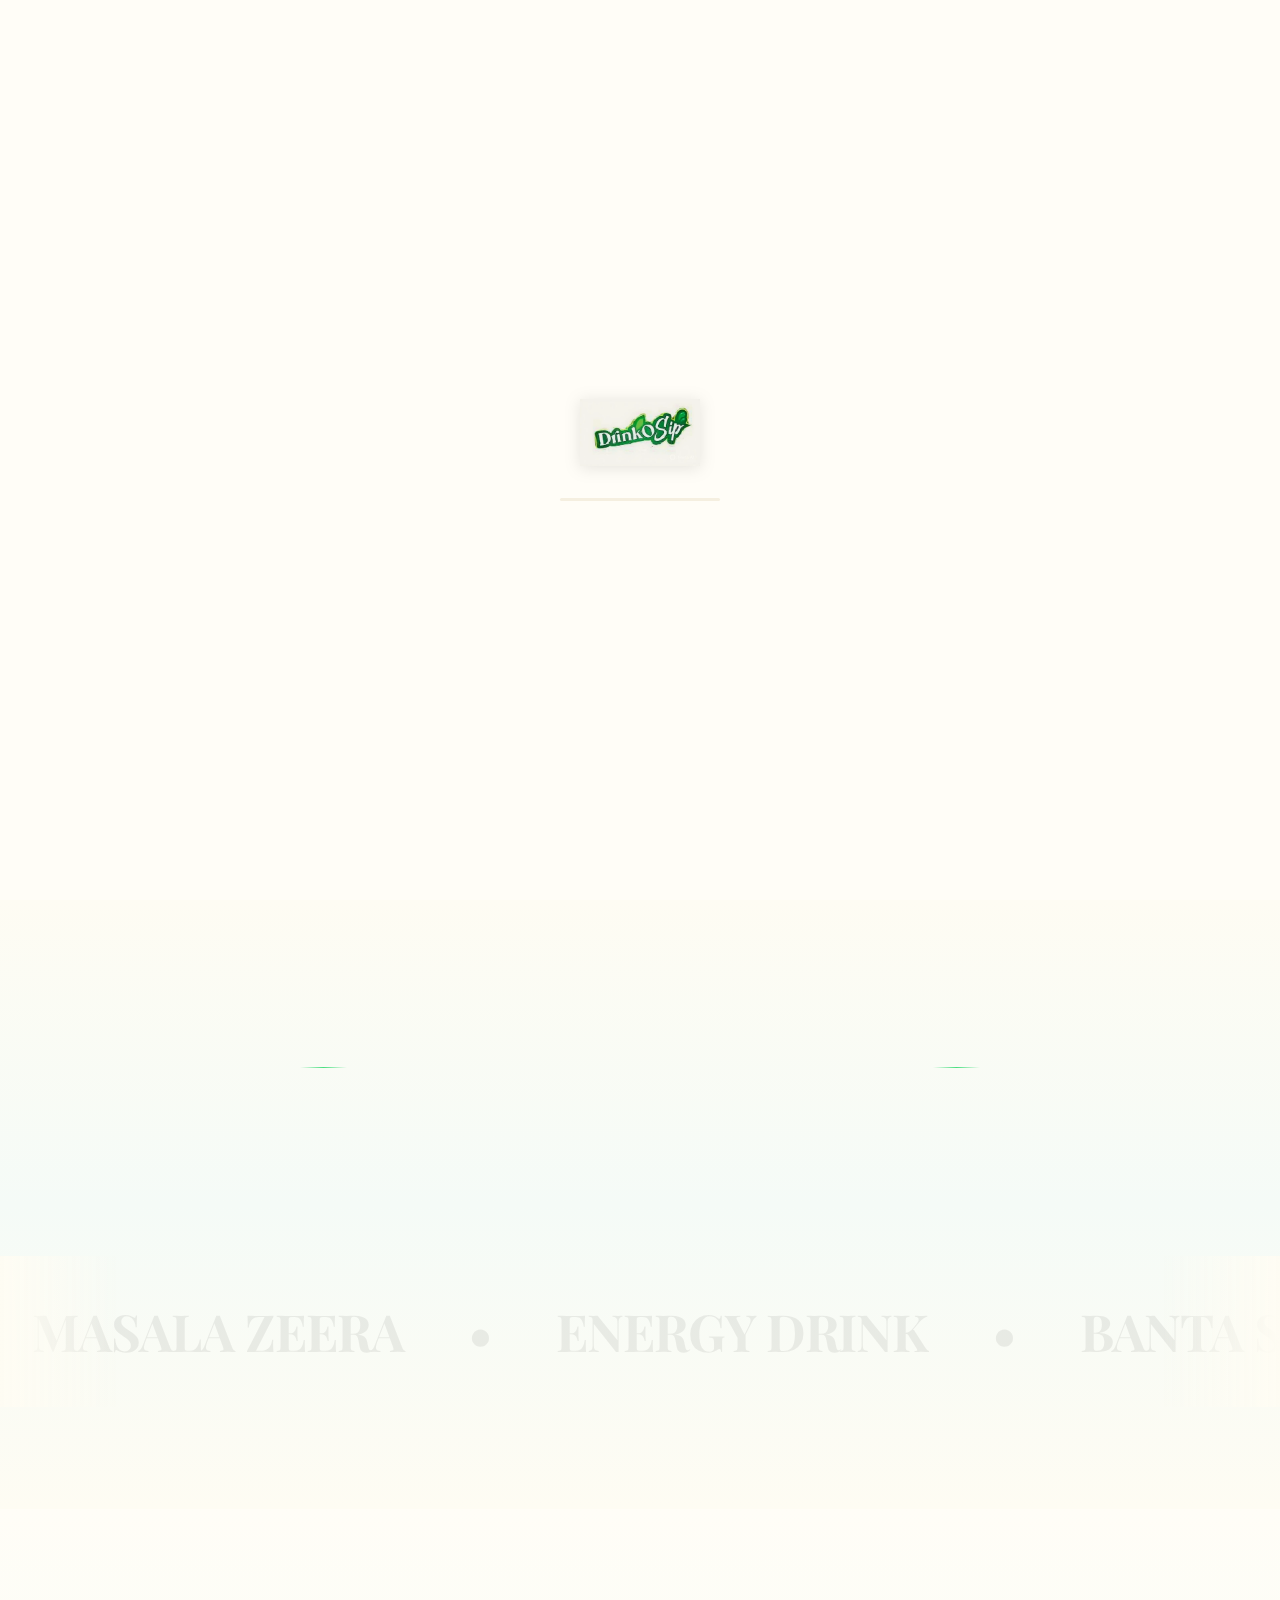
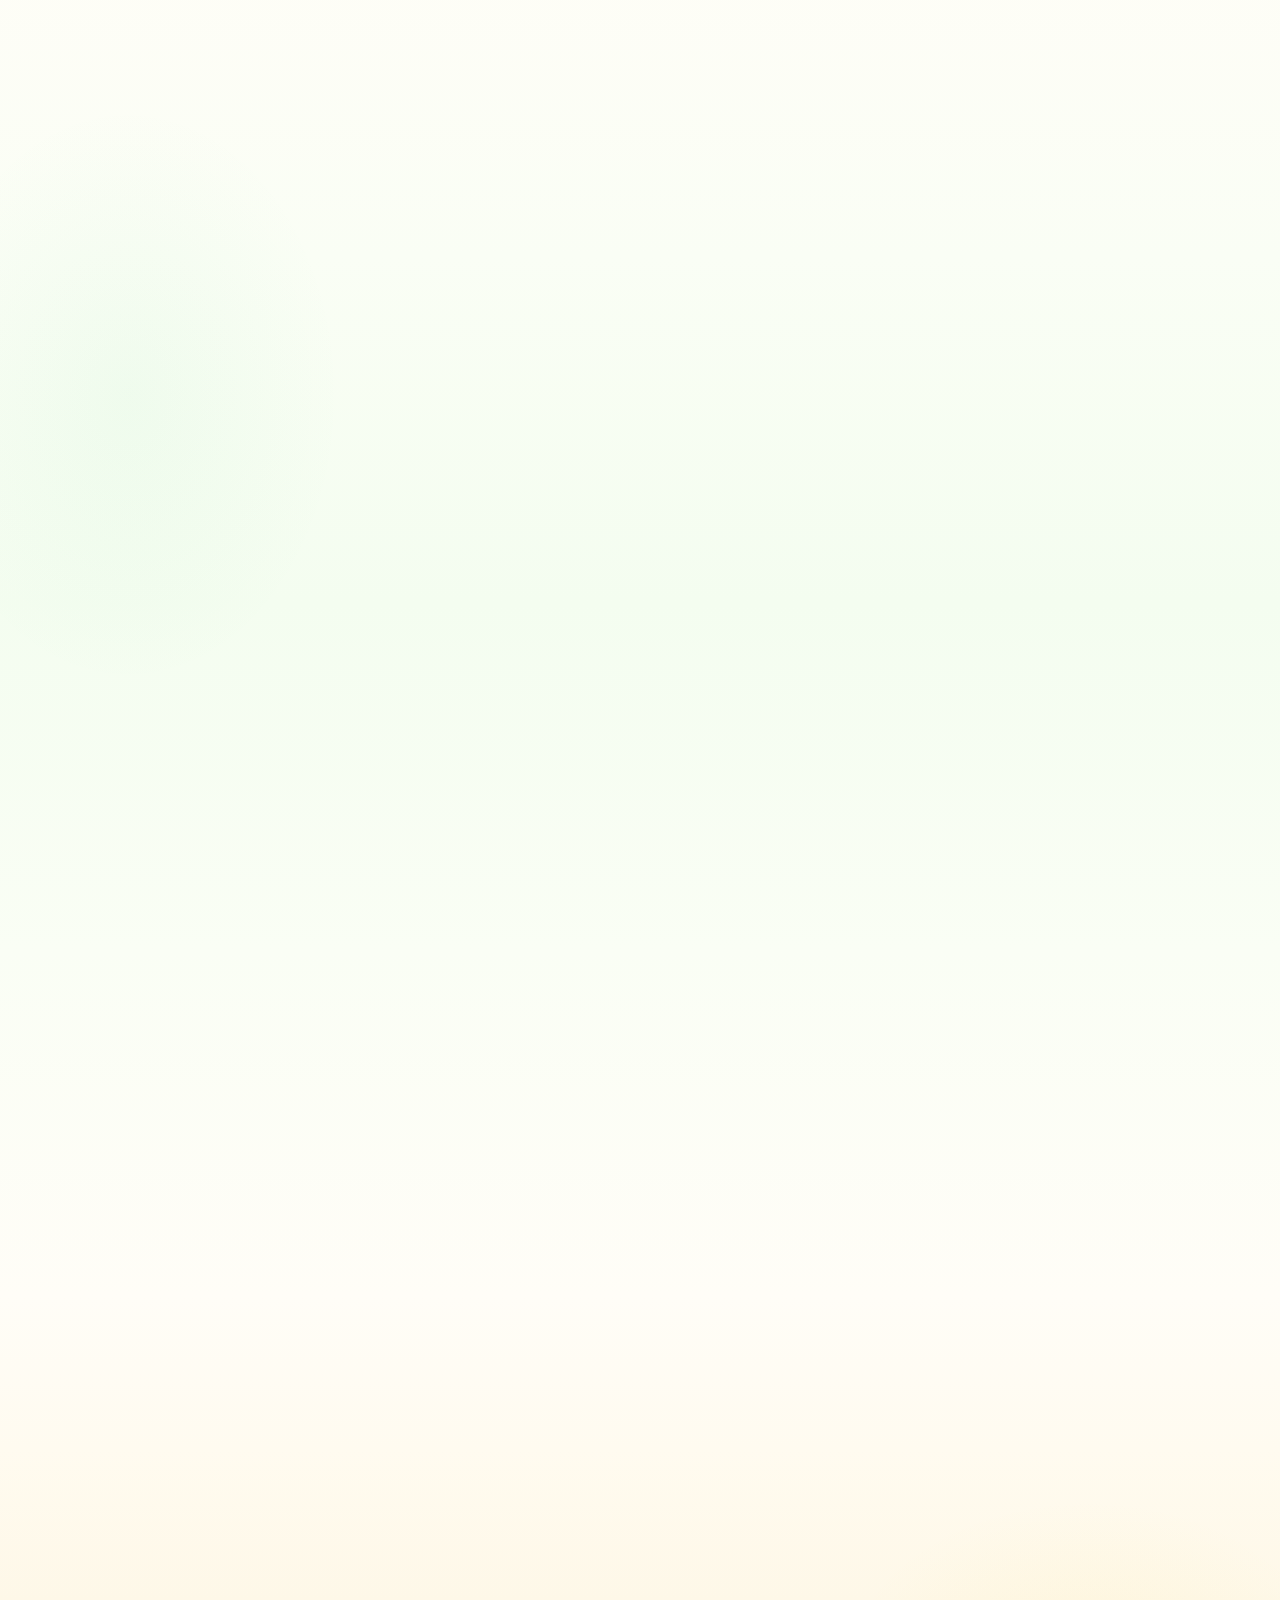
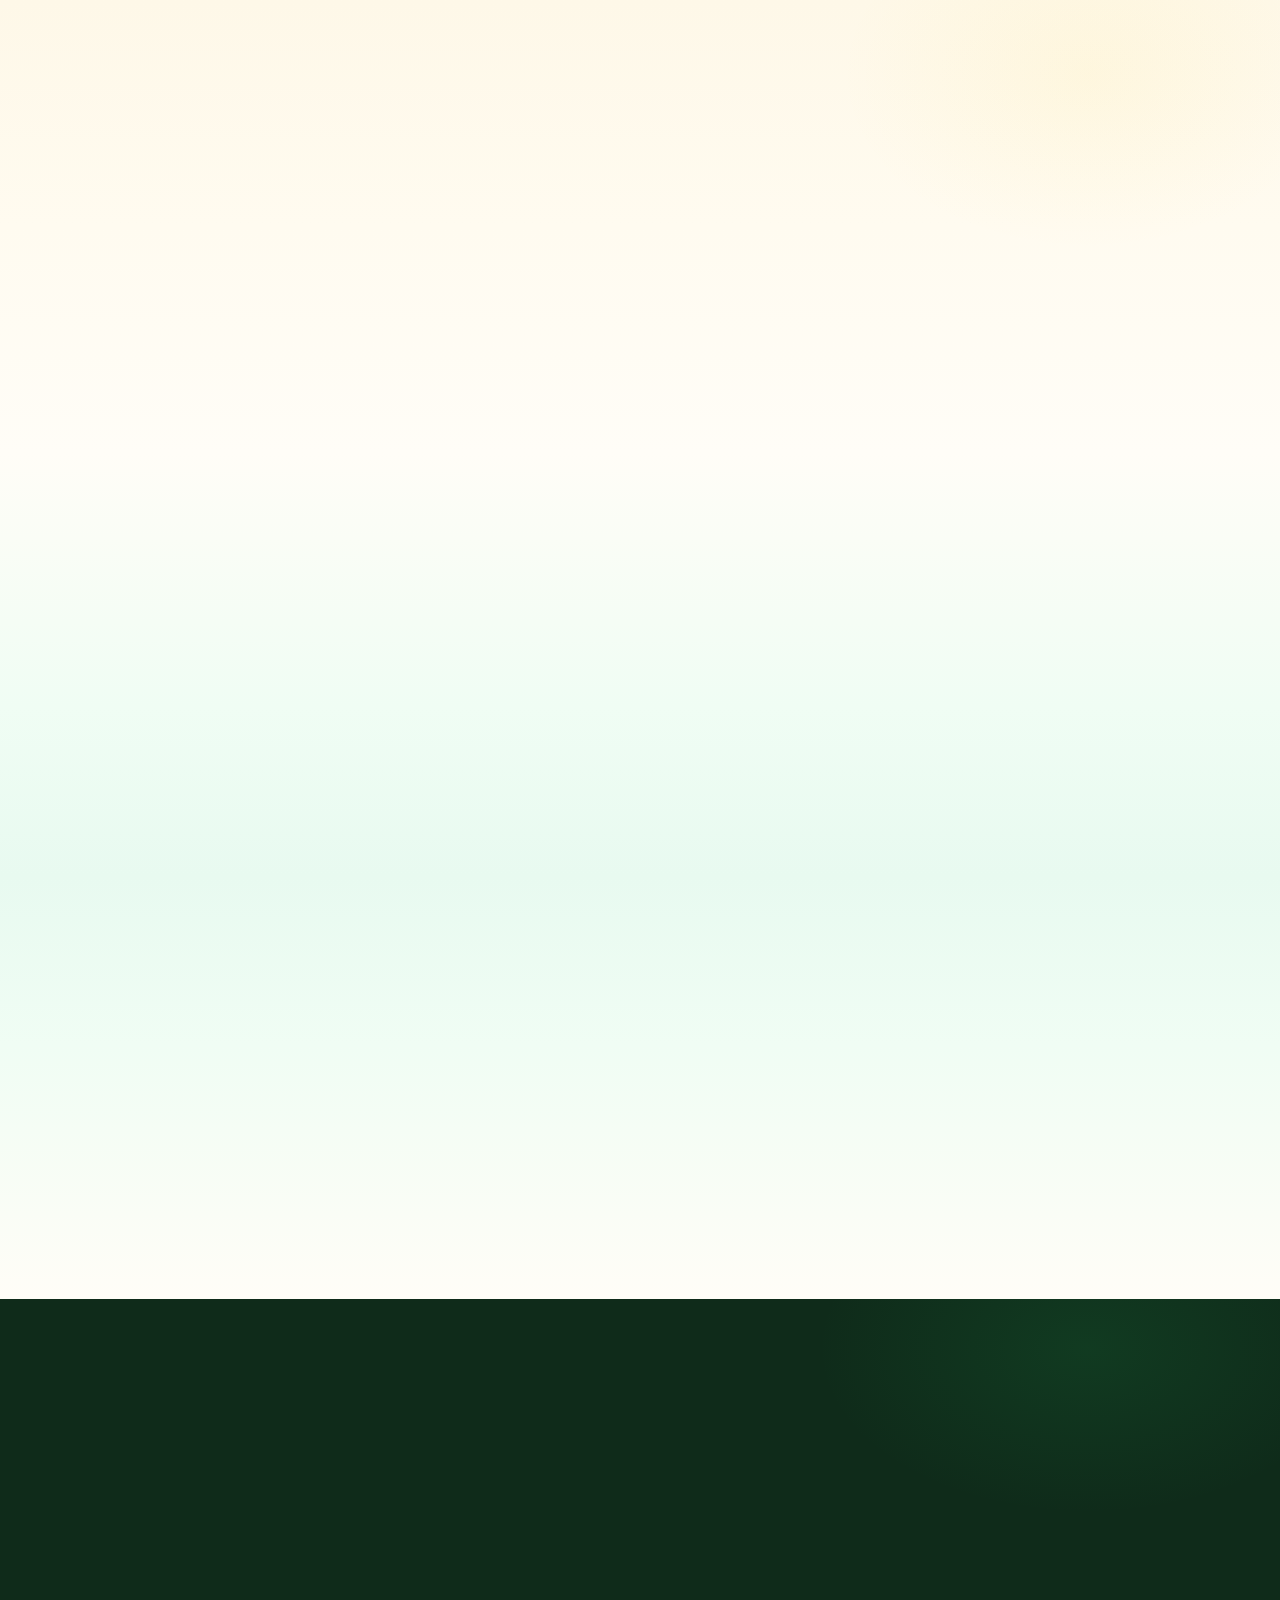
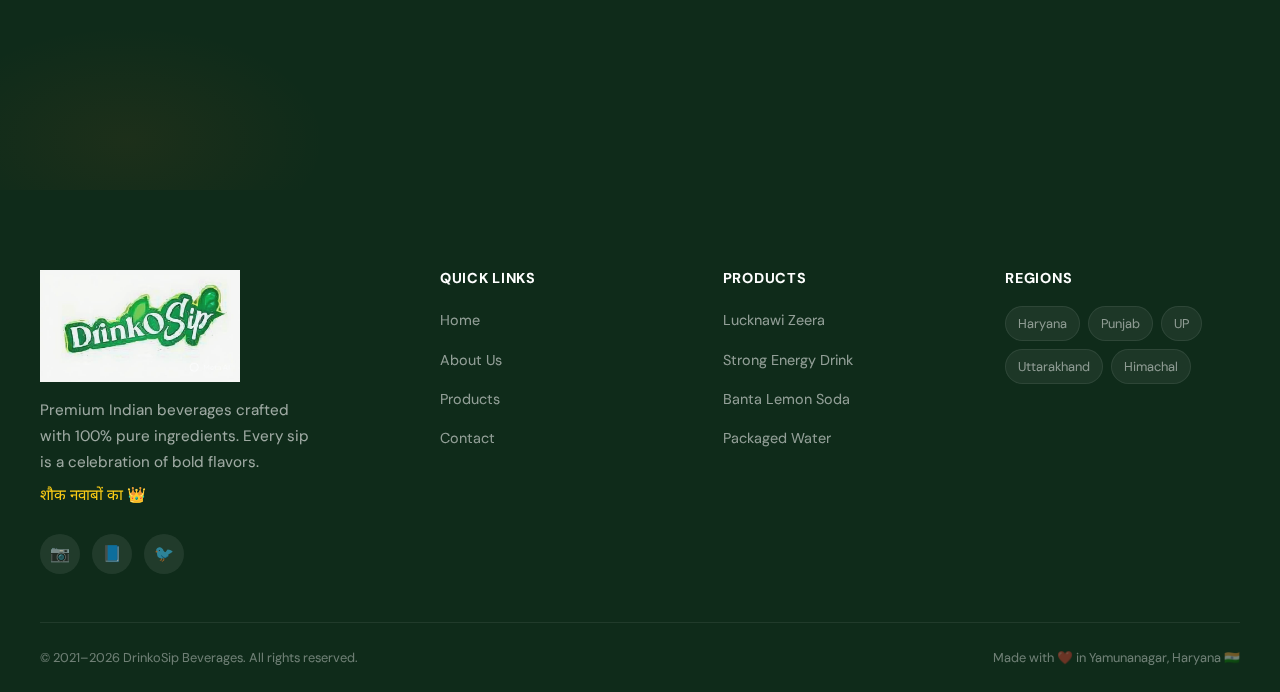
<file: index.html>
<!DOCTYPE html>
<html lang="en">
<head>
  <meta charset="UTF-8">
  <meta name="viewport" content="width=device-width, initial-scale=1.0">
  <title>DrinkoSip — Premium Indian Beverages | शौक नवाबों का</title>
  <meta name="description" content="DrinkoSip Beverages — Premium Indian drinks crafted with 100% pure ingredients. Lucknawi Zeera, Energy Drinks, Banta Soda & more. शौक नवाबों का">
  <meta name="keywords" content="DrinkoSip, Lucknawi Zeera, Indian beverages, masala jeera soda, energy drink, banta soda, packaged water">
  <link rel="icon" href="images/logo.png" type="image/png">
  <link rel="canonical" href="https://drinkosbeverages.com/">
  <meta property="og:title" content="DrinkoSip — Premium Indian Beverages">
  <meta property="og:description" content="Premium desi beverages crafted with 100% pure ingredients. शौक नवाबों का">
  <meta property="og:image" content="https://drinkosbeverages.com/images/product-hero.jpg">
  <meta property="og:url" content="https://drinkosbeverages.com/">
  <link rel="preconnect" href="https://fonts.googleapis.com">
  <link rel="preconnect" href="https://fonts.gstatic.com" crossorigin>
  <link href="https://fonts.googleapis.com/css2?family=DM+Sans:ital,opsz,wght@0,9..40,400;0,9..40,500;0,9..40,600;0,9..40,700&family=Noto+Sans+Devanagari:wght@400;500;600;700&family=Playfair+Display:ital,wght@0,400;0,600;0,700;0,800;1,400&display=swap" rel="stylesheet">
  <link rel="stylesheet" href="css/style.css">
  <link rel="stylesheet" href="css/animations.css">
</head>
<body>

  <!-- Page Loader -->
  <div class="page-loader">
    <div class="loader-logo"><img src="images/logo.png" alt="DrinkoSip"></div>
    <div class="loader-bar"><div class="loader-bar-fill"></div></div>
  </div>

  <!-- Bubbles Canvas -->
  <canvas id="bubbles-canvas"></canvas>

  <!-- Mobile Overlay -->
  <div class="mobile-overlay"></div>

  <!-- Navbar -->
  <nav class="navbar">
    <div class="container">
      <a href="index.html" class="nav-logo">
        <img src="images/logo.png" alt="DrinkoSip — Premium Indian Beverages" class="nav-logo-img">
      </a>
      <div class="nav-links">
        <a href="index.html" class="active">Home</a>
        <a href="about.html">About Us</a>
        <a href="products.html">Products</a>
        <a href="contact.html">Contact</a>
      </div>
      <button class="nav-toggle" aria-label="Toggle navigation menu">
        <span></span><span></span><span></span>
      </button>
    </div>
  </nav>

  <!-- ============================================
       SECTION 1 — HERO
       ============================================ -->
  <section class="hero">
    <div class="container">
      <div class="hero-content">
        <p class="hero-overline">Premium Beverages Since 2021</p>
        <h1 class="hero-title">
          <span class="line">Taste the</span>
          <span class="line gradient-text">DrinkoSip</span>
          <span class="line">Difference</span>
        </h1>
        <p class="hero-hindi hindi-text">शौक नवाबों का 👑</p>
        <p class="hero-desc">Premium Indian beverages crafted with 100% pure ingredients. Bold flavors, authentic spices, and the perfect fizz — from the royal streets of Lucknow to your doorstep.</p>
        <div class="hero-buttons">
          <a href="products.html" class="btn btn-primary btn-lg">Explore Products &rarr;</a>
          <a href="about.html" class="btn btn-outline btn-lg">Our Story</a>
        </div>
      </div>

      <div class="hero-visual">
        <div class="hero-blob"></div>
        <div class="hero-image-wrapper">
          <img src="images/product-hero.jpg" alt="DrinkoSip Lucknawi Zeera — two premium masala jeera bottles with golden splash, lemons and spices">
          <div class="hero-badge float-gentle">🌿 100% Pure</div>
        </div>
      </div>
    </div>

    <div class="hero-wave">
      <svg viewBox="0 0 1440 80" preserveAspectRatio="none" style="height:60px">
        <path fill="#FEFCF3" d="M0,40 C240,80 480,0 720,40 C960,80 1200,0 1440,40 L1440,80 L0,80Z"/>
      </svg>
    </div>
  </section>

  <!-- ============================================
       SECTION 2 — SOCIAL PROOF / INTRO
       ============================================ -->
  <section class="social-proof section">
    <div class="container">
      <div class="section-header">
        <div class="section-title-decorated">
          <span class="line-ornament"></span>
          <h2 class="reveal">Truly Refreshing. Truly Indian.</h2>
          <span class="line-ornament"></span>
        </div>
        <p class="section-desc reveal">A mix of authentic desi flavors, natural ingredients, and just the right amount of fizz. From the royal streets of Lucknow to your doorstep.</p>
      </div>
    </div>

    <div class="marquee-wrapper">
      <div class="marquee-track">
        <span class="marquee-item">MASALA ZEERA</span>
        <span class="marquee-item">&bull;</span>
        <span class="marquee-item">ENERGY DRINK</span>
        <span class="marquee-item">&bull;</span>
        <span class="marquee-item">BANTA SODA</span>
        <span class="marquee-item">&bull;</span>
        <span class="marquee-item">PURE WATER</span>
        <span class="marquee-item">&bull;</span>
        <span class="marquee-item">PREMIUM QUALITY</span>
        <span class="marquee-item">&bull;</span>
        <span class="marquee-item hindi-text">शौक नवाबों का</span>
        <span class="marquee-item">&bull;</span>
        <!-- Duplicate for seamless loop -->
        <span class="marquee-item">MASALA ZEERA</span>
        <span class="marquee-item">&bull;</span>
        <span class="marquee-item">ENERGY DRINK</span>
        <span class="marquee-item">&bull;</span>
        <span class="marquee-item">BANTA SODA</span>
        <span class="marquee-item">&bull;</span>
        <span class="marquee-item">PURE WATER</span>
        <span class="marquee-item">&bull;</span>
        <span class="marquee-item">PREMIUM QUALITY</span>
        <span class="marquee-item">&bull;</span>
        <span class="marquee-item hindi-text">शौक नवाबों का</span>
        <span class="marquee-item">&bull;</span>
      </div>
    </div>
  </section>

  <!-- ============================================
       SECTION 3 — PRODUCTS SHOWCASE
       ============================================ -->
  <section class="products-showcase section">
    <div class="container">
      <div class="section-header centered">
        <p class="overline reveal">The Collection</p>
        <h2 class="reveal">Our Lineup</h2>
        <p class="reveal">Every sip tells a story. Six products, each crafted to perfection.</p>
      </div>

      <div class="product-grid">
        <!-- 1. Lucknawi Zeera -->
        <div class="product-card reveal reveal-delay-1" data-color="gold">
          <div class="product-card-image">
            <img src="images/zeera-bottle.jpeg" alt="Lucknawi Zeera — DrinkoSip flagship masala jeera drink">
          </div>
          <div class="product-card-body">
            <span class="product-card-tag">Flagship</span>
            <h3 class="product-card-name">Lucknawi Zeera</h3>
            <p class="product-card-tagline">The OG Masala King 👑</p>
          </div>
        </div>

        <!-- 2. Strong Energy Drink -->
        <div class="product-card reveal reveal-delay-2" data-color="red">
          <div class="product-card-image">
            <img src="images/strong-energy.jpeg" alt="Strong Energy Drink by DrinkoSip">
          </div>
          <div class="product-card-body">
            <span class="product-card-tag">Energy</span>
            <h3 class="product-card-name">Strong Energy Drink</h3>
            <p class="product-card-tagline">Power Unlimited ⚡</p>
          </div>
        </div>

        <!-- 3. Banta Lemon Soda -->
        <div class="product-card reveal reveal-delay-3" data-color="green">
          <div class="product-card-image">
            <img src="images/banta-lemon.jpeg" alt="Banta Lemon Soda by DrinkoSip">
          </div>
          <div class="product-card-body">
            <span class="product-card-tag">Soda</span>
            <h3 class="product-card-name">Banta Lemon Soda</h3>
            <p class="product-card-tagline">Desi Nostalgia 🫧</p>
          </div>
        </div>

        <!-- 4. Drinkos Water 1L -->
        <div class="product-card reveal reveal-delay-1" data-color="blue">
          <div class="product-card-image">
            <img src="images/water-1l.jpeg" alt="Drinkos Packaged Water 1 Litre">
          </div>
          <div class="product-card-body">
            <span class="product-card-tag">Water</span>
            <h3 class="product-card-name">Drinkos Water 1L</h3>
            <p class="product-card-tagline">Pure Hydration 💧</p>
          </div>
        </div>

        <!-- 5. Drinkos Water 500ml -->
        <div class="product-card reveal reveal-delay-2" data-color="blue">
          <div class="product-card-image">
            <img src="images/water-500ml.jpeg" alt="Drinkos Packaged Water 500ml">
          </div>
          <div class="product-card-body">
            <span class="product-card-tag">Water</span>
            <h3 class="product-card-name">Drinkos Water 500ml</h3>
            <p class="product-card-tagline">Refresh On The Go 💧</p>
          </div>
        </div>

        <!-- 6. Drinkos Water 250ml -->
        <div class="product-card reveal reveal-delay-3" data-color="blue">
          <div class="product-card-image">
            <img src="images/water-250ml.jpeg" alt="Drinkos Packaged Water 250ml">
          </div>
          <div class="product-card-body">
            <span class="product-card-tag">Water</span>
            <h3 class="product-card-name">Drinkos Water 250ml</h3>
            <p class="product-card-tagline">Pocket Freshness 💧</p>
          </div>
        </div>
      </div>

      <div class="section-cta reveal">
        <a href="products.html" class="btn btn-primary">View All Products &rarr;</a>
      </div>
    </div>
  </section>

  <!-- ============================================
       SECTION 4 — FEATURED PRODUCT (Lucknawi Zeera)
       ============================================ -->
  <section class="featured-product section">
    <div class="container">
      <div class="featured-grid">
        <div class="featured-image reveal">
          <img src="images/product-hero.jpg" alt="DrinkoSip Lucknawi Zeera — flagship masala jeera drink with authentic spices">
        </div>

        <div class="featured-content">
          <p class="overline reveal">Our Flagship</p>
          <h2 class="reveal">Lucknawi Zeera</h2>
          <p class="featured-hindi hindi-text reveal">शुद्ध मसालों से तैयार</p>
          <p class="desc reveal">Born from the royal kitchens of Lucknow, our flagship masala jeera drink is crafted with authentic Indian spices. Every sip carries the rich heritage of Nawabi flavors — bold, refreshing, and unapologetically desi.</p>

          <div class="ingredients-row reveal">
            <div class="ingredient-item">
              <div class="ingredient-icon">🫘</div>
              <span>Cumin</span>
              <span class="hindi-label hindi-text">जीरा</span>
            </div>
            <div class="ingredient-item">
              <div class="ingredient-icon">🍋</div>
              <span>Lemon</span>
              <span class="hindi-label hindi-text">नींबू</span>
            </div>
            <div class="ingredient-item">
              <div class="ingredient-icon">🌶️</div>
              <span>Black Pepper</span>
              <span class="hindi-label hindi-text">काली मिर्च</span>
            </div>
            <div class="ingredient-item">
              <div class="ingredient-icon">🧂</div>
              <span>Black Salt</span>
              <span class="hindi-label hindi-text">काला नमक</span>
            </div>
          </div>

          <a href="products.html" class="btn btn-primary reveal">Learn More &rarr;</a>
        </div>
      </div>
    </div>
  </section>

  <!-- ============================================
       SECTION 5 — WHY DRINKOSIP
       ============================================ -->
  <section class="why-section section">
    <div class="container">
      <div class="section-header centered">
        <p class="overline reveal">Why Choose Us</p>
        <h2 class="reveal">The DrinkoSip Promise</h2>
        <p class="reveal">What makes every bottle special.</p>
      </div>

      <div class="features-grid">
        <div class="feature-card reveal reveal-delay-1">
          <div class="feature-icon">🌿</div>
          <h4>100% Pure Ingredients</h4>
          <p>No artificial colors, no preservatives. Just nature's finest in every bottle.</p>
        </div>
        <div class="feature-card reveal reveal-delay-2">
          <div class="feature-icon">🏆</div>
          <h4>Zero Complaints Since 2021</h4>
          <p>Our track record speaks for itself. Quality you can trust, every time.</p>
        </div>
        <div class="feature-card reveal reveal-delay-3">
          <div class="feature-icon">🗺️</div>
          <h4>5+ States Served</h4>
          <p>From Haryana to Himachal — spreading refreshment across North India.</p>
        </div>
        <div class="feature-card reveal reveal-delay-4">
          <div class="feature-icon">⭐</div>
          <h4>Premium Quality</h4>
          <p>FSSAI compliant, lab-tested, and crafted in state-of-the-art facilities.</p>
        </div>
      </div>

      <div class="stats-bar">
        <div class="stat-item reveal reveal-delay-1">
          <div class="stat-number" data-count="5" data-suffix="+">0</div>
          <div class="stat-label">States</div>
        </div>
        <div class="stat-item reveal reveal-delay-2">
          <div class="stat-number" data-count="6" data-suffix="+">0</div>
          <div class="stat-label">Products</div>
        </div>
        <div class="stat-item reveal reveal-delay-3">
          <div class="stat-number" data-count="1000" data-suffix="+">0</div>
          <div class="stat-label">Retailers</div>
        </div>
        <div class="stat-item reveal reveal-delay-4">
          <div class="stat-number" data-count="2021" data-prefix="">0</div>
          <div class="stat-label">Est.</div>
        </div>
      </div>
    </div>
  </section>

  <!-- ============================================
       SECTION 6 — CTA (Distributor)
       ============================================ -->
  <section class="cta-section section">
    <div class="container">
      <div class="cta-content">
        <h2 class="reveal">Become a DrinkoSip Distributor</h2>
        <p class="reveal">Join the fastest growing Indian beverage brand. Premium products, great margins, and zero complaints since 2021. Let's grow together.</p>
        <a href="contact.html" class="btn btn-orange btn-lg reveal">Partner With Us &rarr;</a>
      </div>
    </div>
  </section>

  <!-- ============================================
       FOOTER
       ============================================ -->
  <footer class="footer">
    <div class="container">
      <div class="footer-grid">
        <div class="footer-brand">
          <div class="footer-logo"><img src="images/logo.png" alt="DrinkoSip Logo"></div>
          <p class="footer-tagline">Premium Indian beverages crafted with 100% pure ingredients. Every sip is a celebration of bold flavors.</p>
          <p class="footer-hindi hindi-text">शौक नवाबों का 👑</p>
          <div class="footer-social">
            <a href="#" aria-label="Instagram">📷</a>
            <a href="#" aria-label="Facebook">📘</a>
            <a href="#" aria-label="Twitter">🐦</a>
          </div>
        </div>

        <div class="footer-col">
          <h4>Quick Links</h4>
          <ul>
            <li><a href="index.html">Home</a></li>
            <li><a href="about.html">About Us</a></li>
            <li><a href="products.html">Products</a></li>
            <li><a href="contact.html">Contact</a></li>
          </ul>
        </div>

        <div class="footer-col">
          <h4>Products</h4>
          <ul>
            <li><a href="products.html">Lucknawi Zeera</a></li>
            <li><a href="products.html">Strong Energy Drink</a></li>
            <li><a href="products.html">Banta Lemon Soda</a></li>
            <li><a href="products.html">Packaged Water</a></li>
          </ul>
        </div>

        <div class="footer-col">
          <h4>Regions</h4>
          <div class="state-pills">
            <span class="state-pill">Haryana</span>
            <span class="state-pill">Punjab</span>
            <span class="state-pill">UP</span>
            <span class="state-pill">Uttarakhand</span>
            <span class="state-pill">Himachal</span>
          </div>
        </div>
      </div>

      <div class="footer-bottom">
        <p>&copy; 2021&ndash;2026 DrinkoSip Beverages. All rights reserved.</p>
        <p>Made with ❤️ in Yamunanagar, Haryana 🇮🇳</p>
      </div>
    </div>
  </footer>

  <script src="js/bubbles.js"></script>
  <script src="js/main.js"></script>
</body>
</html>
</file>
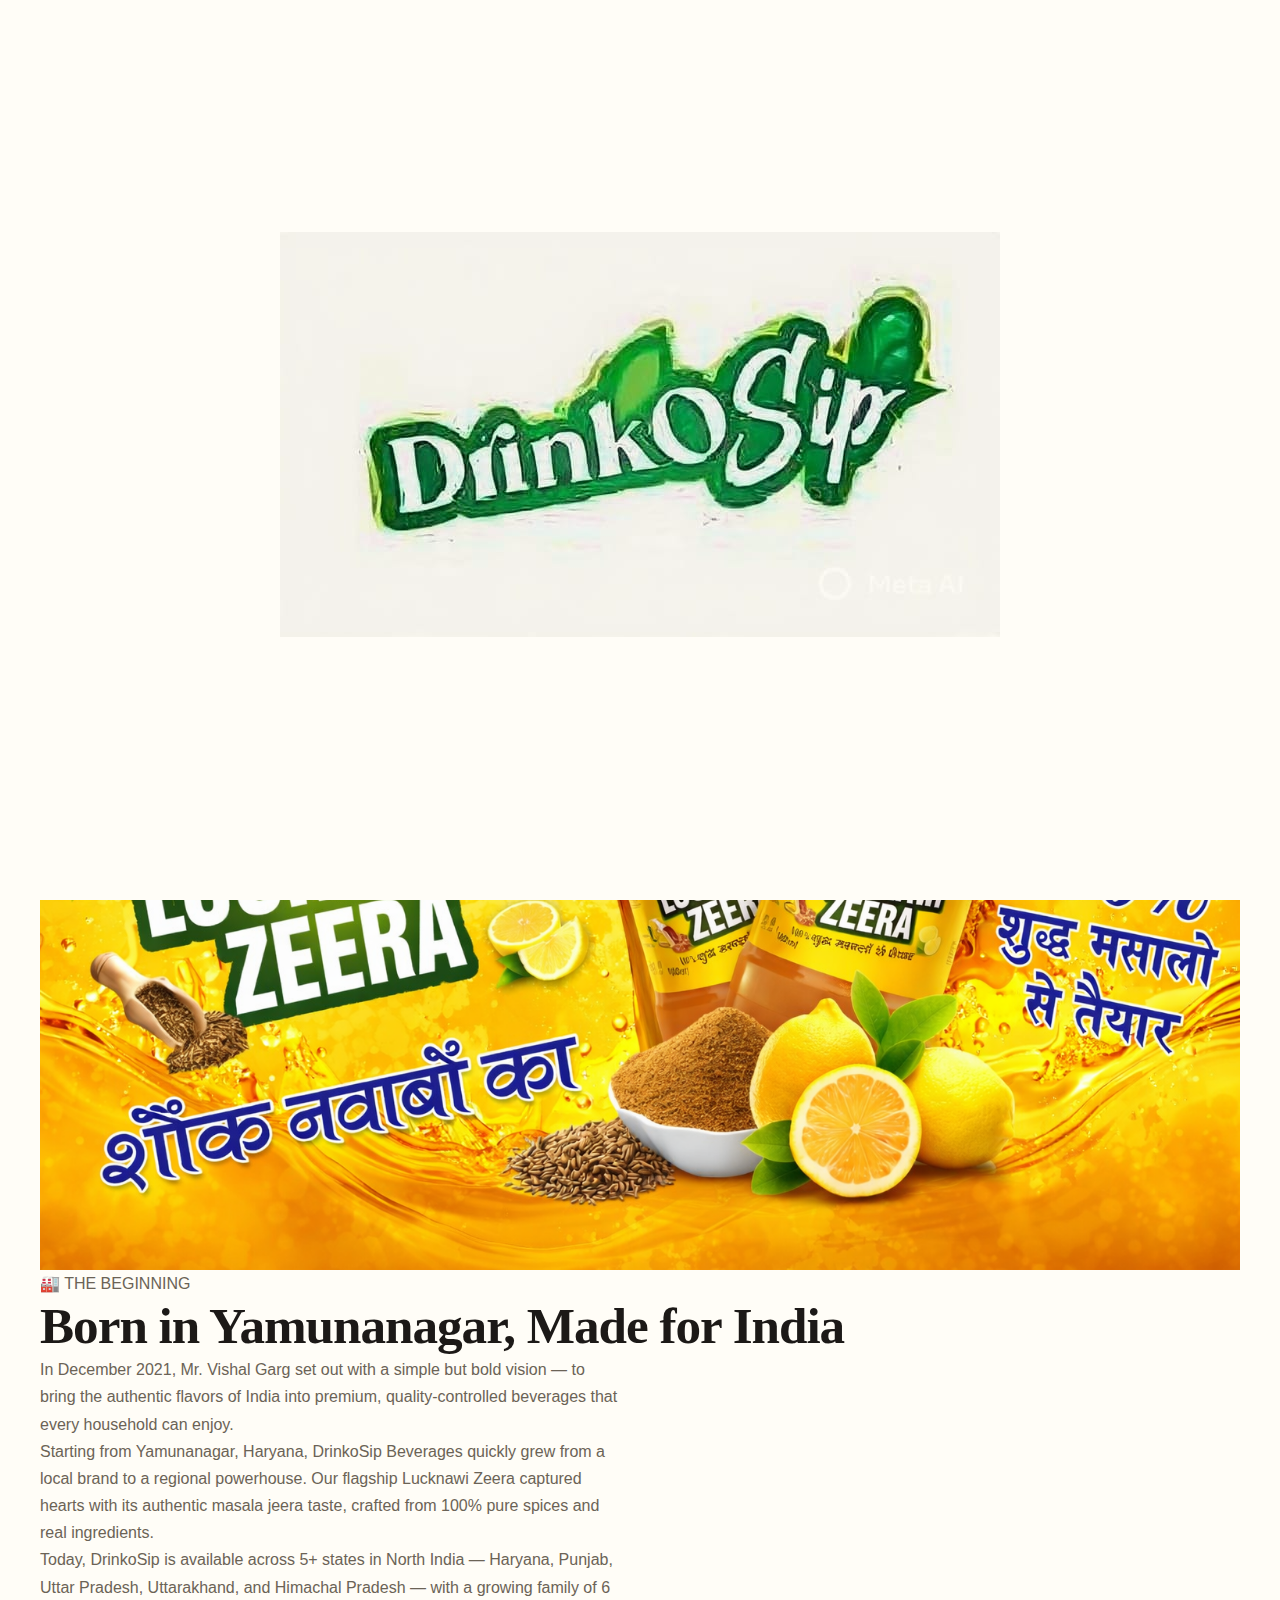
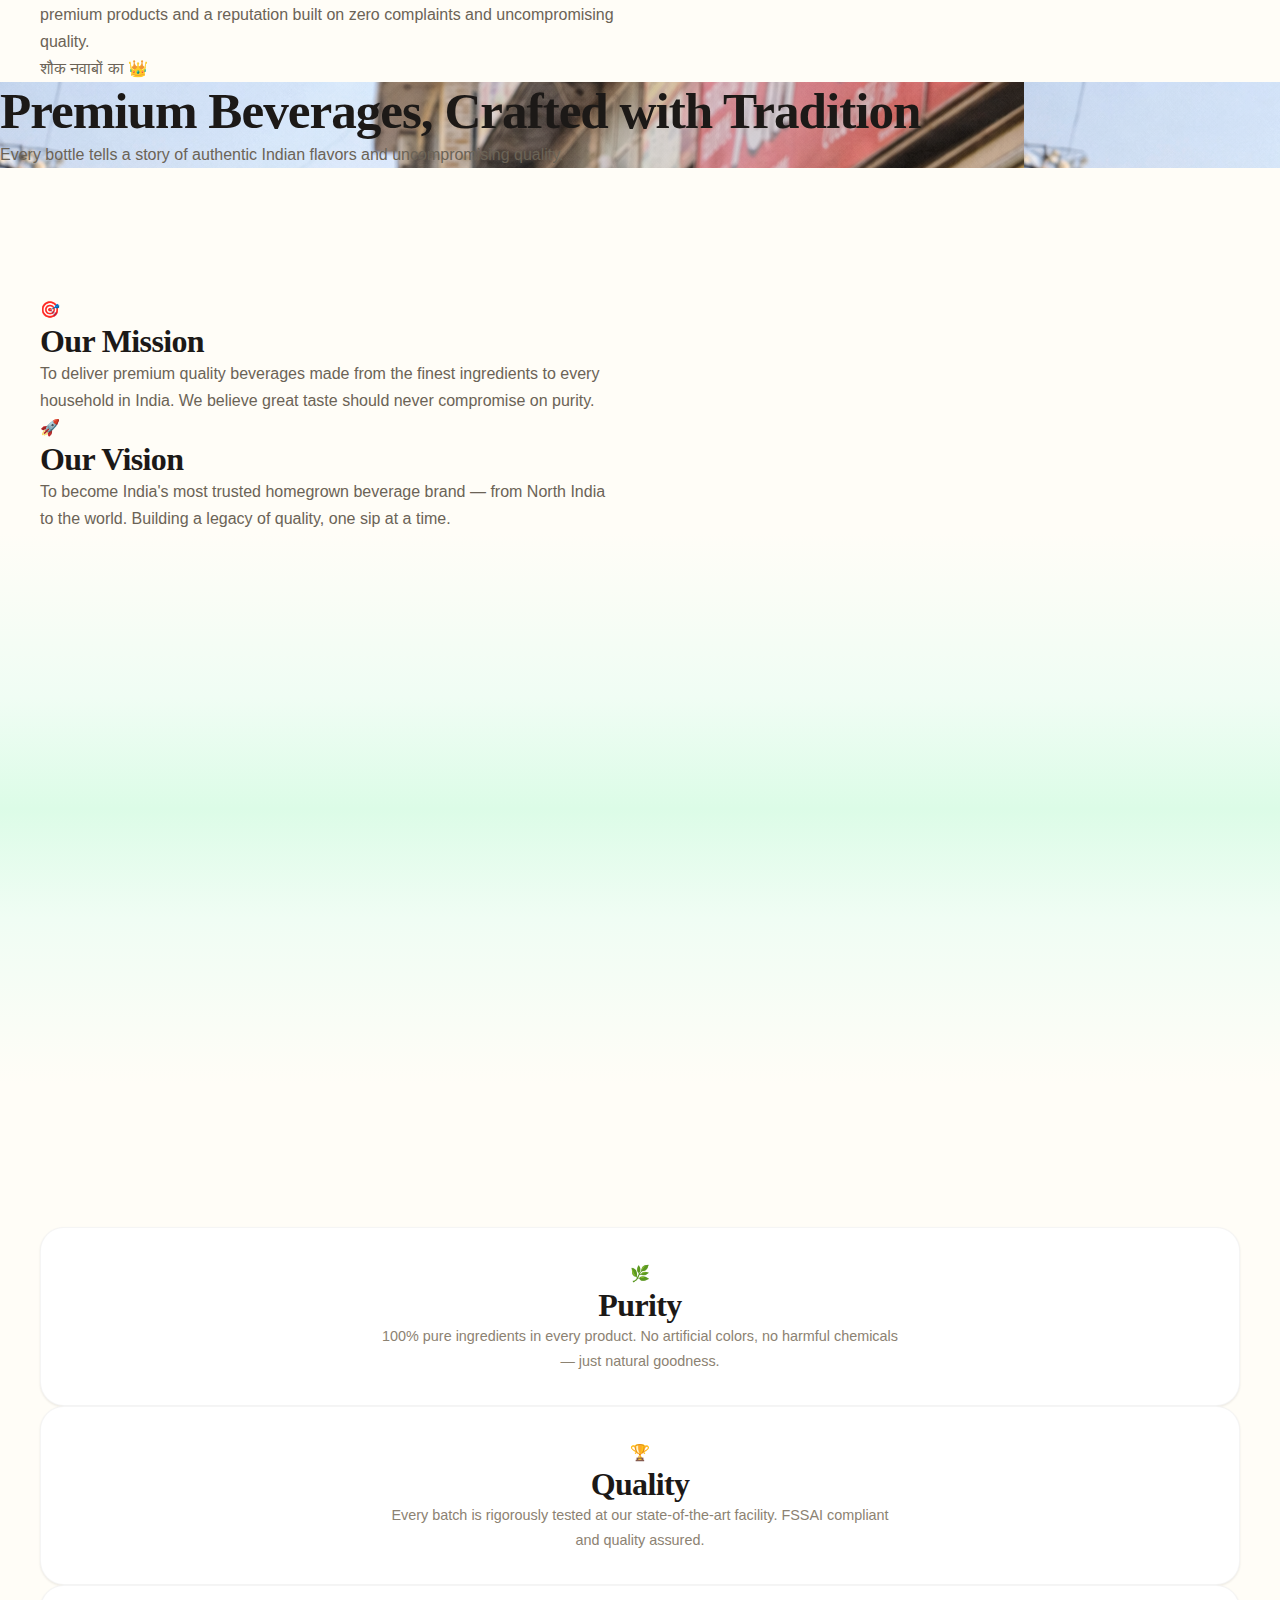
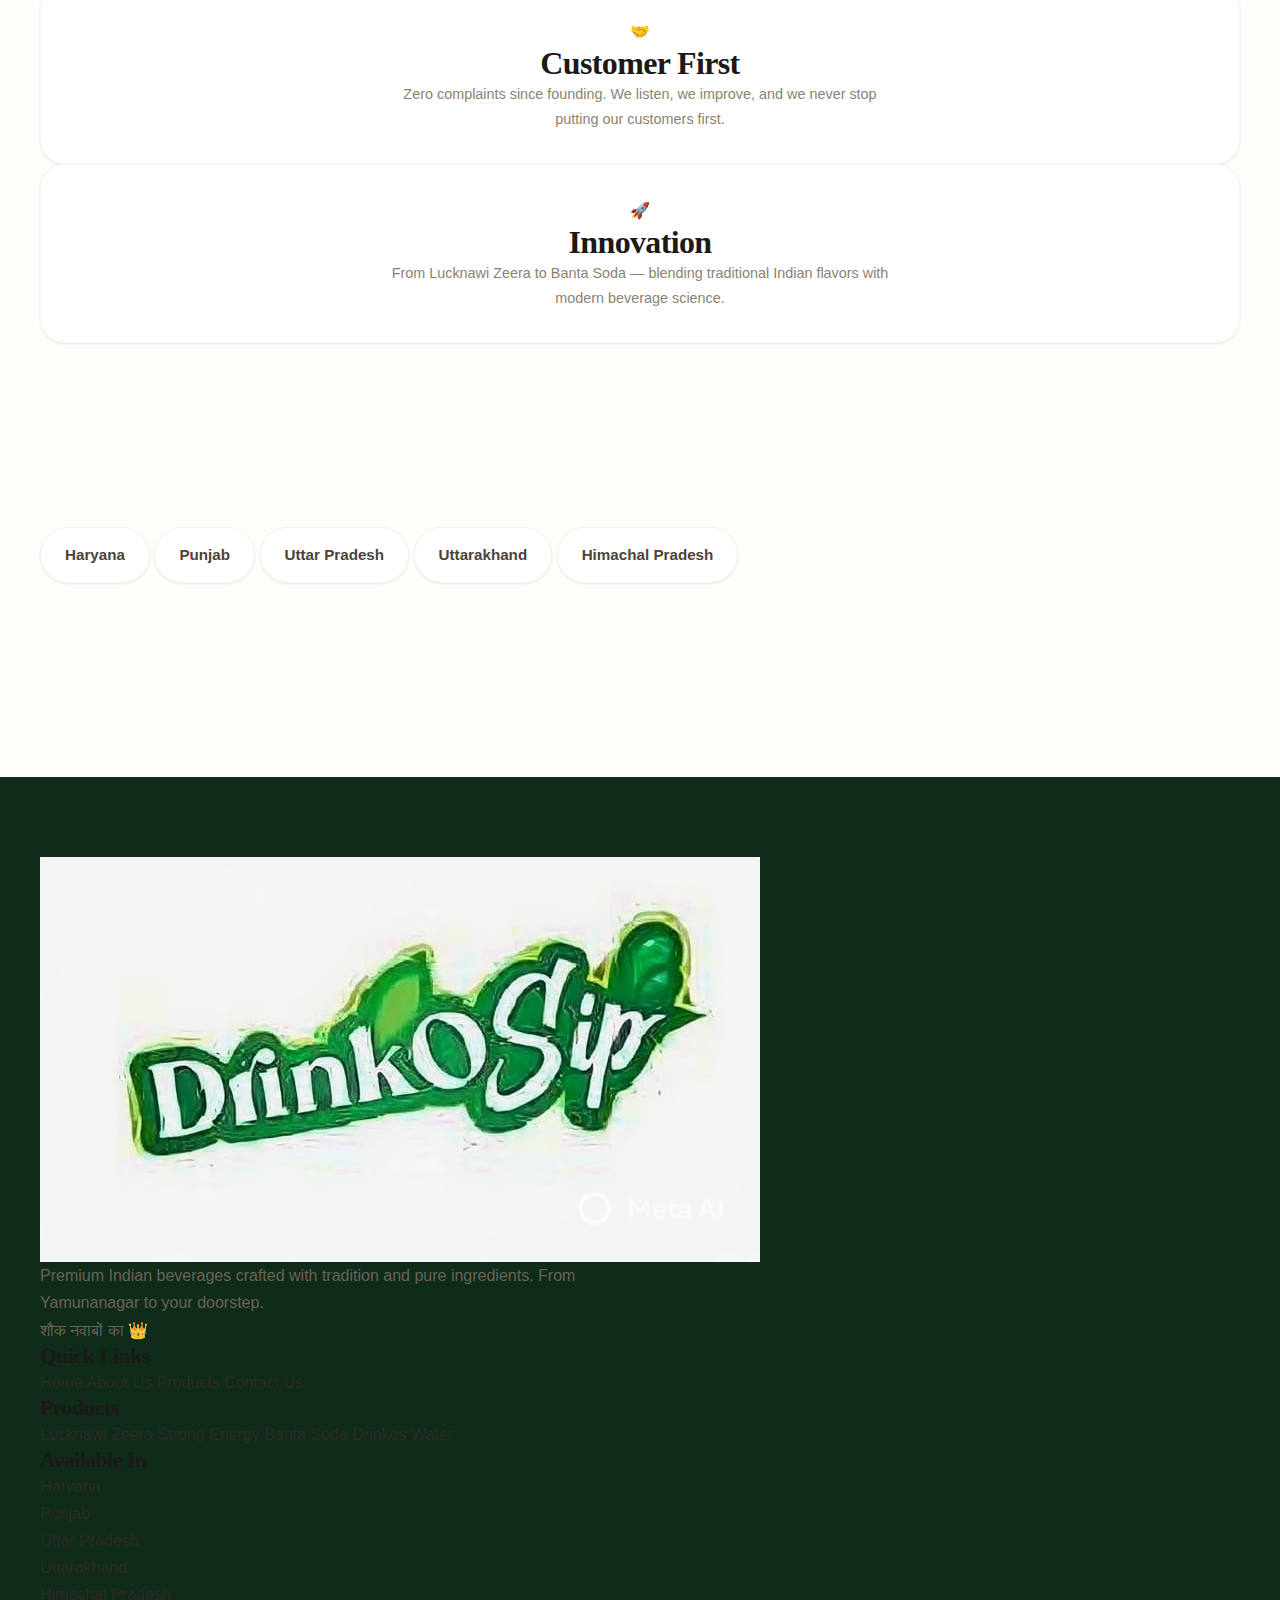
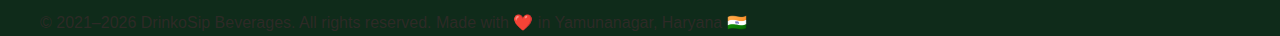
<file: about.html>
<!DOCTYPE html>
<html lang="en">
<head>
  <meta charset="UTF-8">
  <meta name="viewport" content="width=device-width, initial-scale=1.0">
  <meta name="description" content="About DrinkoSip Beverages — Founded in 2021 by Mr. Vishal Garg in Yamunanagar, Haryana. Premium Indian beverages crafted with 100% pure ingredients.">
  <title>About Us — DrinkoSip Beverages</title>
  <meta name="google-site-verification" content="dONTwcQpI_OrU4QCVpa9Vlfib4A28EA-OL_mDRs3dHA" />
  <link rel="preconnect" href="https://fonts.googleapis.com">
  <link rel="preconnect" href="https://fonts.gstatic.com" crossorigin>
  <link href="https://fonts.googleapis.com/css2?family=DM+Serif+Display:ital@0;1&family=Inter:wght@300;400;500;600;700&family=Noto+Sans+Devanagari:wght@400;600;700&display=swap" rel="stylesheet">

  <link rel="stylesheet" href="css/style.css">
  <link rel="stylesheet" href="css/animations.css">
</head>
<body>

  <!-- Page Loader -->
  <div class="page-loader">
    <img src="images/logo.png" alt="DrinkoSip" class="page-loader__logo" style="mix-blend-mode: multiply;">
    <div class="page-loader__bar"></div>
  </div>

  <!-- Navbar -->
  <nav class="navbar scrolled">
    <div class="container">
      <a href="index.html"><img src="images/logo.png" alt="DrinkoSip Logo" class="navbar__logo"></a>
      <div class="navbar__links">
        <a href="index.html">Home</a>
        <a href="about.html" class="active">About Us</a>
        <a href="products.html">Products</a>
        <a href="contact.html" class="navbar__cta">Contact Us</a>
      </div>
      <button class="navbar__hamburger" aria-label="Open menu"><span></span><span></span><span></span></button>
    </div>
  </nav>

  <div class="mobile-overlay"></div>
  <div class="mobile-menu">
    <a href="index.html">Home</a>
    <a href="about.html" class="active">About Us</a>
    <a href="products.html">Products</a>
    <a href="contact.html">Contact Us</a>
    <a href="contact.html" class="mobile-menu__cta">Get In Touch</a>
  </div>

  <!-- Page Hero -->
  <section class="page-hero page-hero--green">
    <div class="container">
      <h1 class="page-hero__title hero-fade-up">Our Story</h1>
      <p class="page-hero__subtitle hero-fade-up">From a vision in Yamunanagar to shelves across North India</p>
      <p class="breadcrumb hero-fade-up"><a href="index.html">Home</a> / About Us</p>
    </div>
    <div class="wave-divider">
      <svg viewBox="0 0 1440 60" preserveAspectRatio="none">
        <path d="M0,40 C360,80 720,0 1440,40 L1440,60 L0,60 Z" fill="#ffffff"></path>
      </svg>
    </div>
  </section>

  <!-- Our Story -->
  <section class="story">
    <div class="container">
      <div class="story__image slide-left">
        <img src="images/product-hero.png" alt="Lucknawi Zeera bottles with golden liquid splash, lemons and spices">
      </div>
      <div class="slide-right">
        <p class="story__overline">🏭 THE BEGINNING</p>
        <h2 class="story__title">Born in Yamunanagar, Made for India</h2>
        <p class="story__text">In December 2021, Mr. Vishal Garg set out with a simple but bold vision — to bring the authentic flavors of India into premium, quality-controlled beverages that every household can enjoy.</p>
        <p class="story__text">Starting from Yamunanagar, Haryana, DrinkoSip Beverages quickly grew from a local brand to a regional powerhouse. Our flagship Lucknawi Zeera captured hearts with its authentic masala jeera taste, crafted from 100% pure spices and real ingredients.</p>
        <p class="story__text">Today, DrinkoSip is available across 5+ states in North India — Haryana, Punjab, Uttar Pradesh, Uttarakhand, and Himachal Pradesh — with a growing family of 6 premium products and a reputation built on zero complaints and uncompromising quality.</p>
        <p class="story__hindi hindi">शौक नवाबों का 👑</p>
      </div>
    </div>
  </section>

  <!-- Lifestyle Banner -->
  <section class="parallax-banner" style="background-image: url('images/zeera-lifestyle.png');">
    <div class="parallax-banner__content">
      <h2 class="parallax-banner__title">Premium Beverages, Crafted with Tradition</h2>
      <p class="parallax-banner__subtitle">Every bottle tells a story of authentic Indian flavors and uncompromising quality.</p>
    </div>
  </section>

  <!-- Mission & Vision -->
  <section class="mission-vision">
    <div class="container">
      <div class="section-header reveal" style="margin-bottom: 40px;">
        <p class="section-header__overline" style="color: var(--amber-light);">&#10022; OUR PURPOSE</p>
        <h2 class="section-header__title" style="color: var(--pure-white);">Mission & Vision</h2>
      </div>
      <div class="mission-vision__grid reveal-stagger">
        <div class="mv-card">
          <div class="mv-card__icon">🎯</div>
          <h3 class="mv-card__title">Our Mission</h3>
          <p class="mv-card__text">To deliver premium quality beverages made from the finest ingredients to every household in India. We believe great taste should never compromise on purity.</p>
        </div>
        <div class="mv-card">
          <div class="mv-card__icon">🚀</div>
          <h3 class="mv-card__title">Our Vision</h3>
          <p class="mv-card__text">To become India's most trusted homegrown beverage brand — from North India to the world. Building a legacy of quality, one sip at a time.</p>
        </div>
      </div>
    </div>
  </section>

  <!-- Journey Timeline -->
  <section class="timeline-section">
    <div class="container">
      <div class="section-header reveal">
        <p class="section-header__overline section-header__overline--lime">🗓️ OUR JOURNEY</p>
        <h2 class="section-header__title">Growing, One State at a Time</h2>
      </div>
      <div class="timeline reveal">
        <div class="timeline__item">
          <div class="timeline__dot"></div>
          <div class="timeline__year">December 2021</div>
          <p class="timeline__text">Founded in Yamunanagar, Haryana by Mr. Vishal Garg. Launched the flagship Lucknawi Zeera masala drink.</p>
        </div>
        <div class="timeline__item">
          <div class="timeline__dot"></div>
          <div class="timeline__year">2022</div>
          <p class="timeline__text">Expanded distribution across Haryana and Punjab. Built a loyal customer base through exceptional quality and taste.</p>
        </div>
        <div class="timeline__item">
          <div class="timeline__dot"></div>
          <div class="timeline__year">2023</div>
          <p class="timeline__text">Entered Uttar Pradesh and Uttarakhand. Launched the Strong Energy Drink to meet growing demand.</p>
        </div>
        <div class="timeline__item">
          <div class="timeline__dot"></div>
          <div class="timeline__year">2024</div>
          <p class="timeline__text">Himachal Pradesh joins the DrinkoSip family. Launched Banta Lemon Soda and the Drinkos Water range.</p>
        </div>
        <div class="timeline__item">
          <div class="timeline__dot"></div>
          <div class="timeline__year">2025–26</div>
          <p class="timeline__text">Scaling new heights — expanding product portfolio, growing retail partnerships, and building India's favorite desi beverage brand.</p>
        </div>
      </div>
    </div>
  </section>

  <!-- Values -->
  <section class="values" style="background: var(--pure-white);">
    <div class="container">
      <div class="section-header reveal">
        <p class="section-header__overline">&#10022; OUR VALUES</p>
        <h2 class="section-header__title">What We Stand For</h2>
      </div>
      <div class="values__grid reveal-stagger">
        <div class="value-card">
          <div class="value-card__icon value-card__icon--green">🌿</div>
          <h3 class="value-card__title">Purity</h3>
          <p class="value-card__desc">100% pure ingredients in every product. No artificial colors, no harmful chemicals — just natural goodness.</p>
        </div>
        <div class="value-card">
          <div class="value-card__icon value-card__icon--amber">🏆</div>
          <h3 class="value-card__title">Quality</h3>
          <p class="value-card__desc">Every batch is rigorously tested at our state-of-the-art facility. FSSAI compliant and quality assured.</p>
        </div>
        <div class="value-card">
          <div class="value-card__icon value-card__icon--blue">🤝</div>
          <h3 class="value-card__title">Customer First</h3>
          <p class="value-card__desc">Zero complaints since founding. We listen, we improve, and we never stop putting our customers first.</p>
        </div>
        <div class="value-card">
          <div class="value-card__icon value-card__icon--red">🚀</div>
          <h3 class="value-card__title">Innovation</h3>
          <p class="value-card__desc">From Lucknawi Zeera to Banta Soda — blending traditional Indian flavors with modern beverage science.</p>
        </div>
      </div>
    </div>
  </section>

  <!-- Regions -->
  <section class="regions" style="background: var(--gray-100);">
    <div class="container">
      <div class="section-header reveal">
        <p class="section-header__overline section-header__overline--lime">📍 OUR PRESENCE</p>
        <h2 class="section-header__title">Available Across North India</h2>
        <p class="section-header__subtitle">From our home in Haryana, we've grown to serve five states — and counting.</p>
      </div>
      <div class="regions__badges reveal-stagger">
        <div class="region-badge">Haryana</div>
        <div class="region-badge">Punjab</div>
        <div class="region-badge">Uttar Pradesh</div>
        <div class="region-badge">Uttarakhand</div>
        <div class="region-badge">Himachal Pradesh</div>
      </div>
    </div>
  </section>

  <!-- Distributor CTA -->
  <section class="distributor-cta">
    <div class="container">
      <div class="distributor-cta__content reveal">
        <h2 class="distributor-cta__title">Partner With DrinkoSip</h2>
        <p class="distributor-cta__text">Join our growing distribution network across North India. Premium products, competitive margins, zero complaints, and a brand customers love.</p>
        <a href="contact.html" class="btn btn--lime btn--large">Become a Distributor →</a>
        <p class="distributor-cta__regions">Currently active in: Haryana &bull; Punjab &bull; UP &bull; Uttarakhand &bull; Himachal Pradesh</p>
      </div>
    </div>
  </section>

  <!-- Footer -->
  <footer class="footer">
    <div class="container">
      <div class="footer__grid">
        <div>
          <img src="images/logo.png" alt="DrinkoSip Logo" class="footer__logo">
          <p class="footer__brand-desc">Premium Indian beverages crafted with tradition and pure ingredients. From Yamunanagar to your doorstep.</p>
          <p class="footer__hindi hindi">शौक नवाबों का 👑</p>
        </div>
        <div>
          <h4 class="footer__heading">Quick Links</h4>
          <div class="footer__links">
            <a href="index.html">Home</a>
            <a href="about.html">About Us</a>
            <a href="products.html">Products</a>
            <a href="contact.html">Contact Us</a>
          </div>
        </div>
        <div>
          <h4 class="footer__heading">Products</h4>
          <div class="footer__links">
            <a href="products.html">Lucknawi Zeera</a>
            <a href="products.html">Strong Energy</a>
            <a href="products.html">Banta Soda</a>
            <a href="products.html">Drinkos Water</a>
          </div>
        </div>
        <div>
          <h4 class="footer__heading">Available In</h4>
          <div class="footer__state">Haryana</div>
          <div class="footer__state">Punjab</div>
          <div class="footer__state">Uttar Pradesh</div>
          <div class="footer__state">Uttarakhand</div>
          <div class="footer__state">Himachal Pradesh</div>
        </div>
      </div>
      <div class="footer__bottom">
        <span>&copy; 2021–2026 DrinkoSip Beverages. All rights reserved.</span>
        <span>Made with ❤️ in Yamunanagar, Haryana 🇮🇳</span>
      </div>
    </div>
  </footer>

  <script src="js/animations.js"></script>
  <script src="js/main.js"></script>
</body>
</html>
</file>
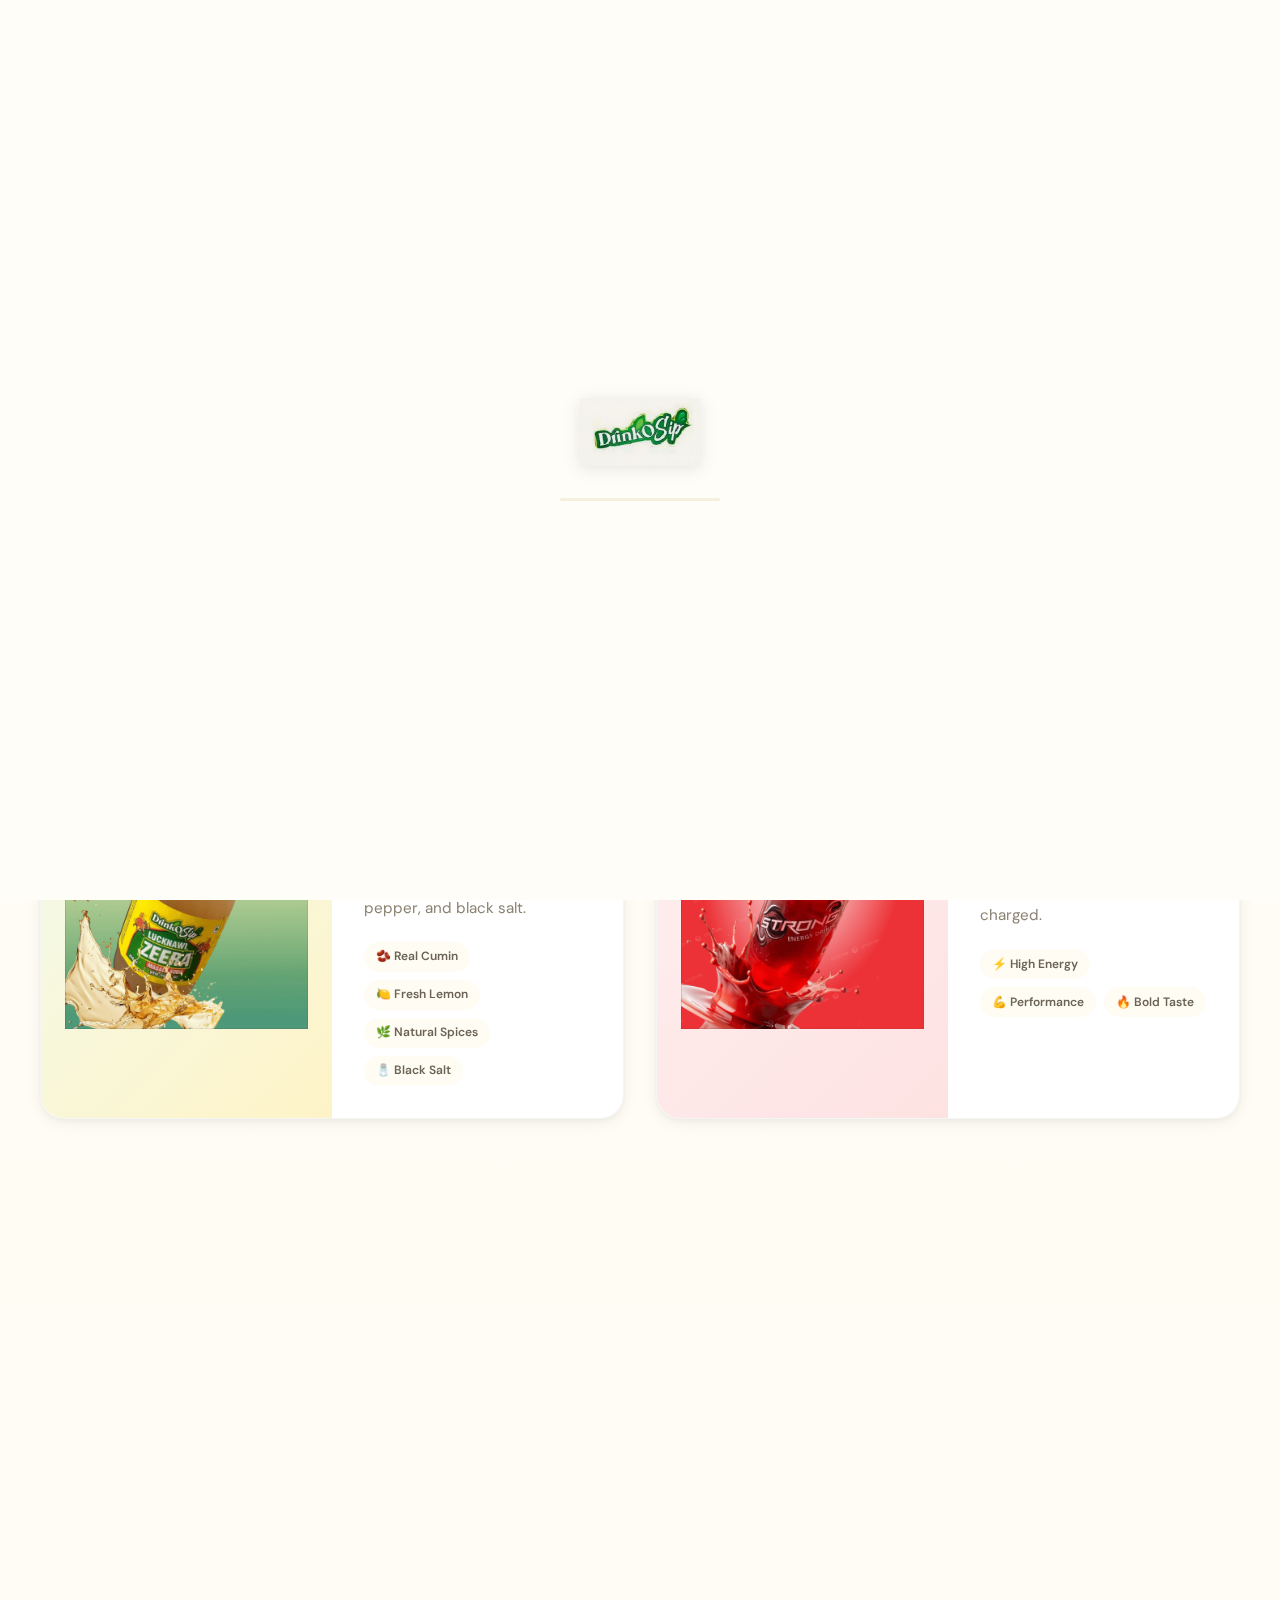
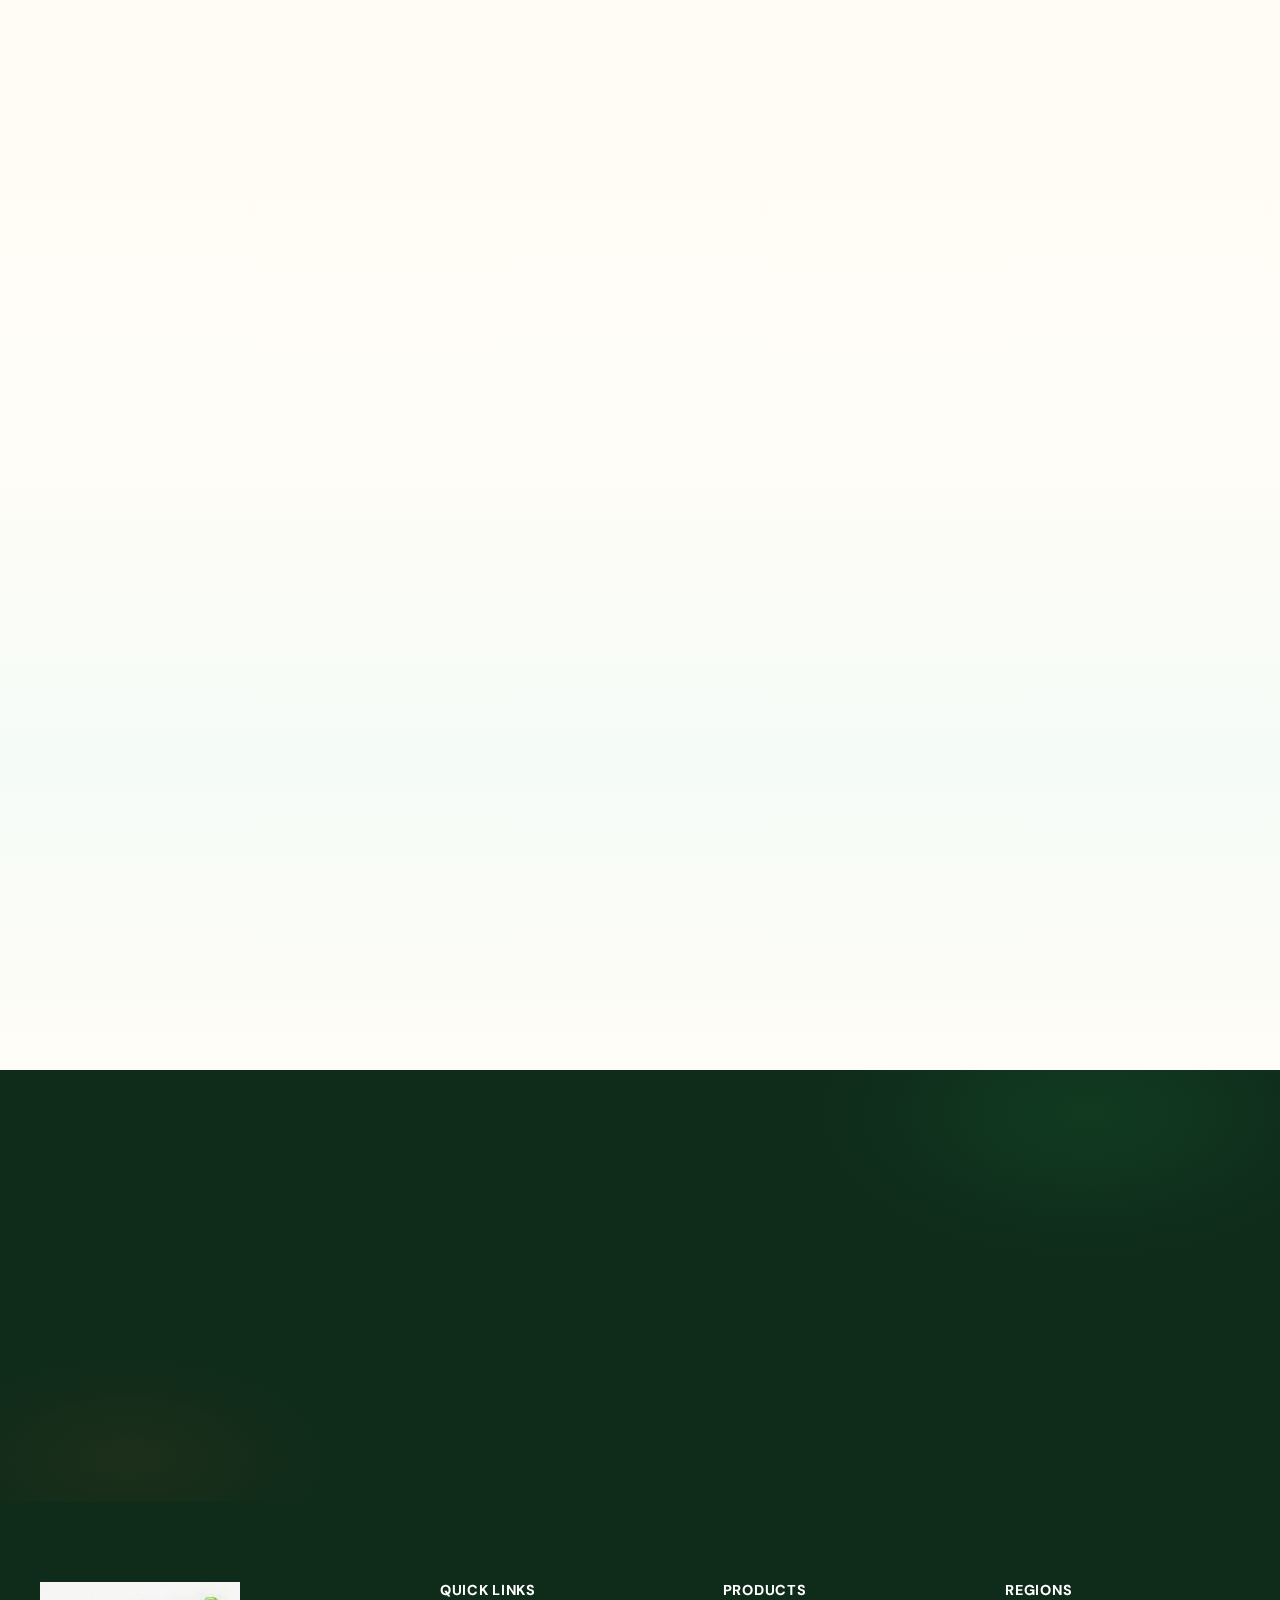
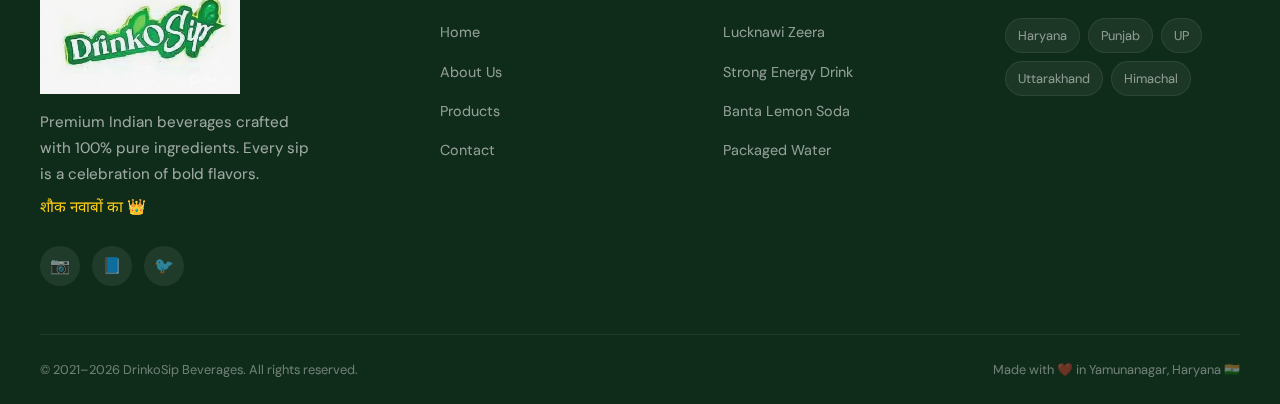
<file: products.html>
<!DOCTYPE html>
<html lang="en">
<head>
  <meta charset="UTF-8">
  <meta name="viewport" content="width=device-width, initial-scale=1.0">
  <title>Products — DrinkoSip Beverages | Our Premium Lineup</title>
  <meta name="description" content="Explore DrinkoSip's premium beverage lineup — Lucknawi Zeera, Strong Energy Drink, Banta Lemon Soda, and pure Packaged Water. 100% pure ingredients.">
  <link rel="icon" href="images/logo.png" type="image/png">
  <link rel="canonical" href="https://drinkosbeverages.com/products">
  <link rel="preconnect" href="https://fonts.googleapis.com">
  <link rel="preconnect" href="https://fonts.gstatic.com" crossorigin>
  <link href="https://fonts.googleapis.com/css2?family=DM+Sans:ital,opsz,wght@0,9..40,400;0,9..40,500;0,9..40,600;0,9..40,700&family=Noto+Sans+Devanagari:wght@400;500;600;700&family=Playfair+Display:ital,wght@0,400;0,600;0,700;0,800;1,400&display=swap" rel="stylesheet">
  <link rel="stylesheet" href="css/style.css">
  <link rel="stylesheet" href="css/animations.css">
</head>
<body>

  <!-- Page Loader -->
  <div class="page-loader">
    <div class="loader-logo"><img src="images/logo.png" alt="DrinkoSip"></div>
    <div class="loader-bar"><div class="loader-bar-fill"></div></div>
  </div>

  <canvas id="bubbles-canvas"></canvas>
  <div class="mobile-overlay"></div>

  <!-- Navbar -->
  <nav class="navbar">
    <div class="container">
      <a href="index.html" class="nav-logo">
        <img src="images/logo.png" alt="DrinkoSip" class="nav-logo-img">
      </a>
      <div class="nav-links">
        <a href="index.html">Home</a>
        <a href="about.html">About Us</a>
        <a href="products.html" class="active">Products</a>
        <a href="contact.html">Contact</a>
      </div>
      <button class="nav-toggle" aria-label="Toggle navigation menu">
        <span></span><span></span><span></span>
      </button>
    </div>
  </nav>

  <!-- Page Hero -->
  <section class="page-hero">
    <div class="container">
      <p class="overline reveal">Crafted for the Nawabs</p>
      <h1 class="reveal">Our Products</h1>
      <p class="reveal">Six products, each crafted to perfection with 100% pure ingredients.</p>
      <nav class="breadcrumb reveal">
        <a href="index.html">Home</a>
        <span>&rsaquo;</span>
        <span>Products</span>
      </nav>
    </div>
  </section>

  <!-- Products Section -->
  <section class="section" style="background: linear-gradient(180deg, var(--cream) 0%, var(--warm-50) 50%, var(--cream) 100%);">
    <div class="container">

      <!-- Filter Bar -->
      <div class="filter-bar reveal">
        <button class="filter-btn active" data-filter="all">All</button>
        <button class="filter-btn" data-filter="masala">Masala Drinks</button>
        <button class="filter-btn" data-filter="energy">Energy</button>
        <button class="filter-btn" data-filter="soda">Soda</button>
        <button class="filter-btn" data-filter="water">Water</button>
      </div>

      <!-- Products Grid -->
      <div class="products-grid-large">

        <!-- 1. Lucknawi Zeera -->
        <div class="product-card-large reveal" data-category="masala">
          <div class="product-card-large-image" style="background: linear-gradient(135deg, #f0fdf4, #fef3c7);">
            <img src="images/zeera-bottle.jpeg" alt="Lucknawi Zeera — DrinkoSip flagship masala jeera drink">
          </div>
          <div class="product-card-large-body">
            <div class="product-badge-row">
              <span class="product-badge badge-flagship">Flagship</span>
              <span class="product-badge badge-masala">Masala</span>
              <span class="product-badge badge-veg"><span class="veg-symbol"></span> Veg</span>
            </div>
            <h3>Lucknawi Zeera</h3>
            <p class="desc">Our flagship masala jeera drink with authentic Lucknawi spices and pure ingredients. The royal drink that started it all. Made with real cumin, lemon, black pepper, and black salt.</p>
            <div class="product-features">
              <span class="product-feature-tag">🫘 Real Cumin</span>
              <span class="product-feature-tag">🍋 Fresh Lemon</span>
              <span class="product-feature-tag">🌿 Natural Spices</span>
              <span class="product-feature-tag">🧂 Black Salt</span>
            </div>
          </div>
        </div>

        <!-- 2. Strong Energy Drink -->
        <div class="product-card-large reveal" data-category="energy">
          <div class="product-card-large-image" style="background: linear-gradient(135deg, #fef2f2, #fee2e2);">
            <img src="images/strong-energy.jpeg" alt="Strong Energy Drink by DrinkoSip">
          </div>
          <div class="product-card-large-body">
            <div class="product-badge-row">
              <span class="product-badge badge-energy">Energy</span>
              <span class="product-badge badge-veg"><span class="veg-symbol"></span> Veg</span>
            </div>
            <h3>Strong Energy Drink</h3>
            <p class="desc">Power through your day with bold taste and real energy. For those who refuse to slow down. The DrinkoSip way to stay charged.</p>
            <div class="product-features">
              <span class="product-feature-tag">⚡ High Energy</span>
              <span class="product-feature-tag">💪 Performance</span>
              <span class="product-feature-tag">🔥 Bold Taste</span>
            </div>
          </div>
        </div>

        <!-- 3. Banta Lemon Soda -->
        <div class="product-card-large reveal" data-category="soda">
          <div class="product-card-large-image" style="background: linear-gradient(135deg, #f0fdf4, #ecfdf5);">
            <img src="images/banta-lemon.jpeg" alt="Banta Lemon Soda by DrinkoSip">
          </div>
          <div class="product-card-large-body">
            <div class="product-badge-row">
              <span class="product-badge badge-soda">Soda</span>
              <span class="product-badge badge-veg"><span class="veg-symbol"></span> Veg</span>
            </div>
            <h3>Banta Lemon Soda</h3>
            <p class="desc">Traditional Indian banta reimagined. That nostalgic fizz you love, now in premium quality. Refreshing lemon and mint flavors that bring back summer memories.</p>
            <div class="product-features">
              <span class="product-feature-tag">🫧 Extra Fizzy</span>
              <span class="product-feature-tag">🍋 Lemon Fresh</span>
              <span class="product-feature-tag">🌿 Mint Hint</span>
            </div>
          </div>
        </div>

        <!-- 4. Drinkos Water 1 Litre -->
        <div class="product-card-large reveal" data-category="water">
          <div class="product-card-large-image" style="background: linear-gradient(135deg, #eff6ff, #dbeafe);">
            <img src="images/water-1l.jpeg" alt="Drinkos Packaged Water 1 Litre">
          </div>
          <div class="product-card-large-body">
            <div class="product-badge-row">
              <span class="product-badge badge-water">Water</span>
              <span class="product-badge badge-veg"><span class="veg-symbol"></span> Veg</span>
            </div>
            <h3>Drinkos Water 1 Litre</h3>
            <p class="desc">Pure packaged drinking water. Stay hydrated all day with our 1 litre bottle. Multi-stage purified for absolute purity.</p>
            <div class="product-features">
              <span class="product-feature-tag">💧 Pure Water</span>
              <span class="product-feature-tag">🔬 Lab Tested</span>
              <span class="product-feature-tag">✅ FSSAI</span>
            </div>
          </div>
        </div>

        <!-- 5. Drinkos Water 500ml -->
        <div class="product-card-large reveal" data-category="water">
          <div class="product-card-large-image" style="background: linear-gradient(135deg, #eff6ff, #dbeafe);">
            <img src="images/water-500ml.jpeg" alt="Drinkos Packaged Water 500ml">
          </div>
          <div class="product-card-large-body">
            <div class="product-badge-row">
              <span class="product-badge badge-water">Water</span>
              <span class="product-badge badge-veg"><span class="veg-symbol"></span> Veg</span>
            </div>
            <h3>Drinkos Water 500ml</h3>
            <p class="desc">Perfect for your bag. 500ml of pure refreshment wherever you go. Ideal for commutes, workouts, and everyday hydration.</p>
            <div class="product-features">
              <span class="product-feature-tag">💧 Portable</span>
              <span class="product-feature-tag">🔬 Lab Tested</span>
              <span class="product-feature-tag">✅ FSSAI</span>
            </div>
          </div>
        </div>

        <!-- 6. Drinkos Water 250ml -->
        <div class="product-card-large reveal" data-category="water">
          <div class="product-card-large-image" style="background: linear-gradient(135deg, #eff6ff, #dbeafe);">
            <img src="images/water-250ml.jpeg" alt="Drinkos Packaged Water 250ml">
          </div>
          <div class="product-card-large-body">
            <div class="product-badge-row">
              <span class="product-badge badge-water">Water</span>
              <span class="product-badge badge-veg"><span class="veg-symbol"></span> Veg</span>
            </div>
            <h3>Drinkos Water 250ml</h3>
            <p class="desc">Compact hydration. 250ml of purity, perfect for meetings and travel. Small bottle, big quality.</p>
            <div class="product-features">
              <span class="product-feature-tag">💧 Compact</span>
              <span class="product-feature-tag">🔬 Lab Tested</span>
              <span class="product-feature-tag">✅ FSSAI</span>
            </div>
          </div>
        </div>
      </div>
    </div>
  </section>

  <!-- Quality Promise -->
  <section class="quality-section section">
    <div class="container">
      <div class="section-header centered">
        <p class="overline reveal">Our Commitment</p>
        <h2 class="reveal">Quality Promise</h2>
        <p class="reveal">Every bottle meets the highest standards.</p>
      </div>

      <div class="quality-grid">
        <div class="quality-card reveal reveal-delay-1">
          <div class="quality-icon">🔬</div>
          <h4>Lab Tested</h4>
          <p>Every batch rigorously tested for quality, taste, and safety.</p>
        </div>
        <div class="quality-card reveal reveal-delay-2">
          <div class="quality-icon">🌿</div>
          <h4>Natural Ingredients</h4>
          <p>100% pure, natural. No artificial colors or flavors.</p>
        </div>
        <div class="quality-card reveal reveal-delay-3">
          <div class="quality-icon">🏭</div>
          <h4>Modern Facility</h4>
          <p>State-of-the-art manufacturing with strict hygiene standards.</p>
        </div>
        <div class="quality-card reveal reveal-delay-4">
          <div class="quality-icon">✅</div>
          <h4>FSSAI Compliant</h4>
          <p>Fully compliant with all food safety regulations.</p>
        </div>
      </div>
    </div>
  </section>

  <!-- CTA -->
  <section class="cta-section section">
    <div class="container">
      <div class="cta-content">
        <h2 class="reveal">Want to Stock DrinkoSip?</h2>
        <p class="reveal">We're expanding rapidly! Become a distributor and bring premium beverages to your region. Great margins, zero complaints.</p>
        <a href="contact.html" class="btn btn-orange btn-lg reveal">Become a Distributor &rarr;</a>
      </div>
    </div>
  </section>

  <!-- Footer -->
  <footer class="footer">
    <div class="container">
      <div class="footer-grid">
        <div class="footer-brand">
          <div class="footer-logo"><img src="images/logo.png" alt="DrinkoSip Logo"></div>
          <p class="footer-tagline">Premium Indian beverages crafted with 100% pure ingredients. Every sip is a celebration of bold flavors.</p>
          <p class="footer-hindi hindi-text">शौक नवाबों का 👑</p>
          <div class="footer-social">
            <a href="#" aria-label="Instagram">📷</a>
            <a href="#" aria-label="Facebook">📘</a>
            <a href="#" aria-label="Twitter">🐦</a>
          </div>
        </div>
        <div class="footer-col">
          <h4>Quick Links</h4>
          <ul>
            <li><a href="index.html">Home</a></li>
            <li><a href="about.html">About Us</a></li>
            <li><a href="products.html">Products</a></li>
            <li><a href="contact.html">Contact</a></li>
          </ul>
        </div>
        <div class="footer-col">
          <h4>Products</h4>
          <ul>
            <li><a href="products.html">Lucknawi Zeera</a></li>
            <li><a href="products.html">Strong Energy Drink</a></li>
            <li><a href="products.html">Banta Lemon Soda</a></li>
            <li><a href="products.html">Packaged Water</a></li>
          </ul>
        </div>
        <div class="footer-col">
          <h4>Regions</h4>
          <div class="state-pills">
            <span class="state-pill">Haryana</span>
            <span class="state-pill">Punjab</span>
            <span class="state-pill">UP</span>
            <span class="state-pill">Uttarakhand</span>
            <span class="state-pill">Himachal</span>
          </div>
        </div>
      </div>
      <div class="footer-bottom">
        <p>&copy; 2021&ndash;2026 DrinkoSip Beverages. All rights reserved.</p>
        <p>Made with ❤️ in Yamunanagar, Haryana 🇮🇳</p>
      </div>
    </div>
  </footer>

  <script src="js/bubbles.js"></script>
  <script src="js/main.js"></script>
</body>
</html>
</file>
<file: css/style.css>
/* ============================================
   DRINKOSIP — Premium Beverage Brand Stylesheet
   Light, Warm, Sophisticated Design System
   ============================================ */

@property --gradient-angle {
  syntax: '<angle>';
  initial-value: 180deg;
  inherits: false;
}

:root {
  /* Primary Greens */
  --green-50: #f0fdf4;
  --green-100: #dcfce7;
  --green-200: #bbf7d0;
  --green-300: #86efac;
  --green-400: #4ade80;
  --green-500: #22c55e;
  --green-600: #16a34a;
  --green-700: #15803d;
  --green-800: #166534;
  --green-900: #14532d;

  /* Warm Accents */
  --orange-400: #fb923c;
  --orange-500: #f97316;
  --orange-600: #ea580c;
  --yellow-300: #fde047;
  --yellow-400: #facc15;
  --yellow-500: #eab308;
  --red-500: #ef4444;
  --red-600: #dc2626;
  --blue-300: #93c5fd;
  --blue-400: #60a5fa;

  /* Neutrals (Warm) */
  --cream: #FFFDF7;
  --warm-50: #FEFCF3;
  --warm-100: #FDF8EC;
  --warm-200: #F5EFE0;
  --warm-300: #E8E0D0;
  --warm-400: #C4B9A5;
  --warm-500: #8C8272;
  --warm-600: #6B6356;
  --warm-700: #4A443A;
  --warm-800: #2D2A26;
  --warm-900: #1C1917;

  /* Surfaces */
  --surface-primary: #FFFDF7;
  --surface-card: #FFFFFF;
  --surface-elevated: #FFFFFF;
  --surface-dark: #0F2B1A;

  /* Shadows */
  --shadow-sm: 0 1px 3px rgba(45,42,38,0.04), 0 1px 2px rgba(45,42,38,0.06);
  --shadow-md: 0 4px 16px rgba(45,42,38,0.06), 0 2px 4px rgba(45,42,38,0.04);
  --shadow-lg: 0 12px 40px rgba(45,42,38,0.08), 0 4px 12px rgba(45,42,38,0.04);
  --shadow-xl: 0 20px 60px rgba(45,42,38,0.1), 0 8px 20px rgba(45,42,38,0.06);
  --shadow-2xl: 0 32px 80px rgba(45,42,38,0.12), 0 12px 32px rgba(45,42,38,0.08);
  --shadow-glow-green: 0 8px 32px rgba(22,163,74,0.15);
  --shadow-glow-orange: 0 8px 32px rgba(249,115,22,0.15);

  /* Typography */
  --font-heading: 'Playfair Display', Georgia, serif;
  --font-body: 'DM Sans', -apple-system, BlinkMacSystemFont, sans-serif;
  --font-hindi: 'Noto Sans Devanagari', sans-serif;

  /* Spacing */
  --section-padding: clamp(4rem, 8vw, 7rem);
  --container-max: 1280px;
  --nav-height: 80px;

  /* Radii */
  --radius-sm: 8px;
  --radius-md: 16px;
  --radius-lg: 24px;
  --radius-xl: 32px;
  --radius-full: 9999px;

  /* Transitions */
  --ease-out-expo: cubic-bezier(0.22, 1, 0.36, 1);
  --ease-out-back: cubic-bezier(0.34, 1.56, 0.64, 1);
  --transition-fast: 0.2s var(--ease-out-expo);
  --transition-base: 0.4s var(--ease-out-expo);
  --transition-slow: 0.6s var(--ease-out-expo);
}

/* --- Reset & Base --- */
*, *::before, *::after {
  margin: 0;
  padding: 0;
  box-sizing: border-box;
}

html {
  scroll-behavior: smooth;
  scroll-padding-top: calc(var(--nav-height) + 1rem);
  -webkit-font-smoothing: antialiased;
  -moz-osx-font-smoothing: grayscale;
}

body {
  font-family: var(--font-body);
  font-size: 16px;
  line-height: 1.7;
  color: var(--warm-800);
  background-color: var(--surface-primary);
  overflow-x: hidden;
  position: relative;
}

/* Subtle noise texture */
body::after {
  content: '';
  position: fixed;
  inset: 0;
  z-index: 99999;
  pointer-events: none;
  opacity: 0.022;
  background-image: url("data:image/svg+xml,%3Csvg viewBox='0 0 256 256' xmlns='http://www.w3.org/2000/svg'%3E%3Cfilter id='n'%3E%3CfeTurbulence type='fractalNoise' baseFrequency='0.85' numOctaves='4' stitchTiles='stitch'/%3E%3C/filter%3E%3Crect width='100%25' height='100%25' filter='url(%23n)'/%3E%3C/svg%3E");
  background-repeat: repeat;
  background-size: 256px 256px;
}

img { max-width: 100%; height: auto; display: block; }
a { color: inherit; text-decoration: none; transition: color var(--transition-fast); }
button { font-family: inherit; cursor: pointer; border: none; background: none; }
ul, ol { list-style: none; }

/* --- Typography --- */
h1, h2, h3, h4, h5, h6 {
  font-family: var(--font-heading);
  font-weight: 700;
  line-height: 1.15;
  letter-spacing: -0.02em;
  color: var(--warm-900);
}

h1 { font-size: clamp(2.5rem, 6vw, 5.5rem); }
h2 { font-size: clamp(2rem, 4vw, 3.5rem); }
h3 { font-size: clamp(1.5rem, 3vw, 2rem); }
h4 { font-size: clamp(1.15rem, 2vw, 1.35rem); }

p {
  color: var(--warm-600);
  max-width: 65ch;
}

.hindi-text { font-family: var(--font-hindi); }

/* --- Container --- */
.container {
  width: 100%;
  max-width: var(--container-max);
  margin-inline: auto;
  padding-inline: clamp(1.25rem, 4vw, 2.5rem);
}

/* --- Section --- */
.section {
  padding-block: var(--section-padding);
  position: relative;
}

/* --- Overline --- */
.overline {
  display: inline-flex;
  align-items: center;
  gap: 0.5rem;
  font-family: var(--font-body);
  font-size: 0.8rem;
  font-weight: 600;
  letter-spacing: 0.1em;
  text-transform: uppercase;
  color: var(--green-600);
  margin-bottom: 1rem;
}

.overline::before {
  content: '';
  display: inline-block;
  width: 24px;
  height: 2px;
  background: var(--green-500);
  border-radius: 2px;
}

/* --- Buttons --- */
.btn {
  display: inline-flex;
  align-items: center;
  justify-content: center;
  gap: 0.5rem;
  padding: 0.875rem 2rem;
  font-family: var(--font-body);
  font-size: 0.95rem;
  font-weight: 600;
  border-radius: var(--radius-full);
  transition: all var(--transition-base);
  position: relative;
  overflow: hidden;
  white-space: nowrap;
}

.btn-primary {
  background: linear-gradient(135deg, var(--green-500), var(--green-600));
  color: #fff;
  box-shadow: var(--shadow-md), var(--shadow-glow-green);
}
.btn-primary:hover {
  transform: translateY(-2px);
  box-shadow: var(--shadow-lg), 0 12px 40px rgba(22,163,74,0.25);
}

.btn-outline {
  border: 2px solid var(--green-500);
  color: var(--green-700);
  background: transparent;
}
.btn-outline:hover {
  background: var(--green-50);
  transform: translateY(-2px);
  box-shadow: var(--shadow-md);
}

.btn-orange {
  background: linear-gradient(135deg, var(--orange-500), var(--orange-600));
  color: #fff;
  box-shadow: var(--shadow-md), var(--shadow-glow-orange);
}
.btn-orange:hover {
  transform: translateY(-2px);
  box-shadow: var(--shadow-lg), 0 12px 40px rgba(249,115,22,0.25);
}

.btn-white-ghost {
  background: rgba(255,255,255,0.12);
  backdrop-filter: blur(10px);
  color: #fff;
  border: 1px solid rgba(255,255,255,0.25);
}
.btn-white-ghost:hover {
  background: rgba(255,255,255,0.22);
  transform: translateY(-2px);
}

.btn-lg {
  padding: 1rem 2.5rem;
  font-size: 1.05rem;
}

/* --- Gradient Text --- */
.gradient-text {
  background: linear-gradient(135deg, var(--green-500) 0%, var(--green-400) 40%, var(--orange-500) 100%);
  -webkit-background-clip: text;
  -webkit-text-fill-color: transparent;
  background-clip: text;
}

/* --- Veg symbol --- */
.veg-symbol {
  width: 16px; height: 16px;
  border: 2px solid var(--green-600);
  border-radius: 2px;
  display: inline-flex;
  align-items: center;
  justify-content: center;
}
.veg-symbol::after {
  content: '';
  width: 7px; height: 7px;
  border-radius: 50%;
  background: var(--green-600);
}


/* ============================================
   PAGE LOADER
   ============================================ */
.page-loader {
  position: fixed;
  inset: 0;
  z-index: 100000;
  background: var(--cream);
  display: flex;
  flex-direction: column;
  align-items: center;
  justify-content: center;
  gap: 2rem;
  transition: opacity 0.6s var(--ease-out-expo), visibility 0.6s;
}
.page-loader.loaded {
  opacity: 0;
  visibility: hidden;
  pointer-events: none;
}
.page-loader .loader-logo {
  width: 120px;
  animation: loaderPulse 1.2s ease-in-out infinite alternate;
}
.page-loader .loader-logo img {
  width: 100%;
  mix-blend-mode: multiply;
  filter: drop-shadow(0 2px 8px rgba(0,0,0,0.1));
}
.loader-bar {
  width: 160px; height: 3px;
  background: var(--warm-200);
  border-radius: 3px;
  overflow: hidden;
}
.loader-bar-fill {
  height: 100%; width: 0%;
  background: linear-gradient(90deg, var(--green-400), var(--green-600));
  border-radius: 3px;
  animation: loaderProgress 0.8s var(--ease-out-expo) forwards;
}
@keyframes loaderPulse {
  from { opacity: 0.6; transform: scale(0.95); }
  to { opacity: 1; transform: scale(1); }
}
@keyframes loaderProgress { to { width: 100%; } }


/* ============================================
   NAVBAR
   ============================================ */
.navbar {
  position: fixed;
  top: 0; left: 0; right: 0;
  z-index: 1000;
  height: var(--nav-height);
  display: flex;
  align-items: center;
  transition: all var(--transition-base);
  background: transparent;
}
.navbar.scrolled {
  background: rgba(255,253,247,0.88);
  backdrop-filter: blur(20px) saturate(180%);
  -webkit-backdrop-filter: blur(20px) saturate(180%);
  box-shadow: 0 1px 0 rgba(0,0,0,0.05), var(--shadow-sm);
}
.navbar .container {
  display: flex;
  align-items: center;
  justify-content: space-between;
}
.nav-logo {
  display: flex;
  align-items: center;
  flex-shrink: 0;
}
.nav-logo-img {
  width: 180px; height: auto;
  mix-blend-mode: multiply;
  filter: drop-shadow(0 2px 8px rgba(0,0,0,0.1));
  transition: transform var(--transition-fast);
}
.nav-logo:hover .nav-logo-img { transform: scale(1.03); }

.nav-links {
  display: flex;
  align-items: center;
  gap: 0.5rem;
}
.nav-links a {
  font-size: 0.925rem;
  font-weight: 500;
  color: var(--warm-700);
  padding: 0.5rem 1rem;
  border-radius: var(--radius-full);
  transition: all var(--transition-fast);
}
.nav-links a:hover {
  color: var(--green-700);
  background: rgba(22,163,74,0.06);
}
.nav-links a.active {
  color: #fff;
  background: linear-gradient(135deg, var(--green-500), var(--green-600));
  box-shadow: var(--shadow-sm), var(--shadow-glow-green);
}

/* Hamburger */
.nav-toggle {
  display: none;
  flex-direction: column;
  gap: 5px;
  padding: 0.5rem;
  cursor: pointer;
  z-index: 1001;
}
.nav-toggle span {
  display: block; width: 24px; height: 2px;
  background: var(--warm-800);
  border-radius: 2px;
  transition: all var(--transition-fast);
}
.nav-toggle.open span:nth-child(1) { transform: rotate(45deg) translate(5px,5px); }
.nav-toggle.open span:nth-child(2) { opacity: 0; }
.nav-toggle.open span:nth-child(3) { transform: rotate(-45deg) translate(5px,-5px); }

/* Mobile overlay */
.mobile-overlay {
  position: fixed; inset: 0;
  background: rgba(0,0,0,0.4);
  z-index: 998; opacity: 0; visibility: hidden;
  transition: all var(--transition-base);
}
.mobile-overlay.show { opacity: 1; visibility: visible; }

@media (max-width: 768px) {
  .nav-toggle { display: flex; }
  .nav-links {
    position: fixed; top: 0; right: -100%;
    width: 300px; height: 100vh;
    flex-direction: column;
    justify-content: center;
    gap: 0.5rem;
    background: rgba(255,253,247,0.98);
    backdrop-filter: blur(20px);
    box-shadow: -8px 0 32px rgba(0,0,0,0.1);
    transition: right var(--transition-base);
    padding: 2rem;
    z-index: 999;
  }
  .nav-links.open { right: 0; }
  .nav-links a { font-size: 1.1rem; width: 100%; padding: 0.75rem 1.25rem; }
}


/* ============================================
   HERO SECTION
   ============================================ */
.hero {
  min-height: 100vh;
  display: flex;
  align-items: center;
  position: relative;
  overflow: hidden;
  background: linear-gradient(
    180deg,
    var(--cream) 0%,
    #f7fdf9 20%,
    #f0fdf4 40%,
    #e8faf0 55%,
    #f0fdf4 70%,
    var(--cream) 100%
  );
}
.hero::before {
  content: '';
  position: absolute;
  top: -10%; right: -5%;
  width: 60%; height: 70%;
  background: radial-gradient(ellipse at center, rgba(34,197,94,0.06) 0%, transparent 60%);
  pointer-events: none;
}
.hero::after {
  content: '';
  position: absolute;
  bottom: -10%; left: -5%;
  width: 50%; height: 60%;
  background: radial-gradient(ellipse at center, rgba(249,115,22,0.04) 0%, transparent 55%);
  pointer-events: none;
}

.hero .container {
  display: grid;
  grid-template-columns: 1fr 1fr;
  gap: clamp(2rem, 5vw, 5rem);
  align-items: center;
  padding-top: var(--nav-height);
  position: relative;
  z-index: 2;
}

.hero-content { padding-block: 2rem; }

.hero-overline {
  display: inline-flex;
  align-items: center;
  gap: 0.5rem;
  font-size: 0.8rem;
  font-weight: 600;
  letter-spacing: 0.12em;
  text-transform: uppercase;
  color: var(--green-600);
  margin-bottom: 1.5rem;
}

.hero-title {
  font-size: clamp(2.8rem, 6vw, 5rem);
  line-height: 1.05;
  margin-bottom: 1rem;
}
.hero-title .line { display: block; }

.hero-hindi {
  font-family: var(--font-hindi);
  font-size: clamp(1.1rem, 2vw, 1.4rem);
  color: var(--yellow-500);
  font-style: italic;
  margin-bottom: 1.5rem;
  font-weight: 500;
}

.hero-desc {
  font-size: 1.05rem;
  line-height: 1.75;
  color: var(--warm-500);
  max-width: 480px;
  margin-bottom: 2rem;
}

.hero-buttons {
  display: flex;
  flex-wrap: wrap;
  gap: 1rem;
}

/* Hero image */
.hero-visual {
  position: relative;
  display: flex;
  align-items: center;
  justify-content: center;
}
.hero-image-wrapper {
  position: relative;
  z-index: 2;
}
.hero-image-wrapper img {
  width: 100%;
  max-width: 560px;
  border-radius: var(--radius-lg);
  box-shadow: var(--shadow-xl);
  border: 2px solid rgba(255,255,255,0.6);
  transition: transform var(--transition-slow);
}
.hero-image-wrapper:hover img { transform: scale(1.02); }

.hero-blob {
  position: absolute;
  inset: -30px;
  background: radial-gradient(ellipse at center, rgba(34,197,94,0.08) 0%, transparent 70%);
  border-radius: 50%;
  z-index: 1;
  filter: blur(20px);
}

.hero-badge {
  position: absolute;
  top: 2rem; right: -1rem;
  background: rgba(255,255,255,0.7);
  backdrop-filter: blur(16px) saturate(180%);
  -webkit-backdrop-filter: blur(16px) saturate(180%);
  border: 1px solid rgba(255,255,255,0.5);
  padding: 0.5rem 1rem;
  border-radius: var(--radius-full);
  font-size: 0.85rem;
  font-weight: 600;
  color: var(--green-700);
  box-shadow: var(--shadow-md);
  z-index: 3;
  animation: floatGentle 3s ease-in-out infinite;
}

@keyframes floatGentle {
  0%, 100% { transform: translateY(0); }
  50% { transform: translateY(-6px); }
}

/* Hero wave */
.hero-wave {
  position: absolute;
  bottom: -1px; left: 0; right: 0;
  z-index: 3;
}
.hero-wave svg { display: block; width: 100%; height: auto; }


/* ============================================
   SOCIAL PROOF / INTRO
   ============================================ */
.social-proof {
  background: linear-gradient(180deg, var(--warm-50) 0%, #f5fbf7 50%, var(--warm-50) 100%);
  position: relative;
  overflow: hidden;
}
.social-proof .section-header {
  text-align: center;
  max-width: 680px;
  margin-inline: auto;
  margin-bottom: 3rem;
}
.section-title-decorated {
  display: flex;
  align-items: center;
  justify-content: center;
  gap: 1rem;
  margin-bottom: 1rem;
}
.section-title-decorated .line-ornament {
  width: 60px; height: 1px;
  background: linear-gradient(90deg, transparent, var(--green-400), transparent);
}
.social-proof .section-desc {
  text-align: center;
  font-size: 1.1rem;
  color: var(--warm-500);
  margin-inline: auto;
}

/* Marquee */
.marquee-wrapper {
  overflow: hidden;
  padding-block: 2rem;
  position: relative;
}
.marquee-wrapper::before,
.marquee-wrapper::after {
  content: '';
  position: absolute;
  top: 0; bottom: 0;
  width: 120px; z-index: 2;
  pointer-events: none;
}
.marquee-wrapper::before {
  left: 0;
  background: linear-gradient(90deg, var(--warm-50), transparent);
}
.marquee-wrapper::after {
  right: 0;
  background: linear-gradient(270deg, var(--warm-50), transparent);
}
.marquee-track {
  display: flex;
  width: max-content;
  animation: marqueeScroll 30s linear infinite;
}
.marquee-track:hover { animation-play-state: paused; }

.marquee-item {
  flex-shrink: 0;
  font-family: var(--font-heading);
  font-size: clamp(2rem, 4vw, 3.5rem);
  font-weight: 700;
  color: var(--warm-900);
  opacity: 0.07;
  white-space: nowrap;
  padding-inline: 2rem;
  letter-spacing: -0.02em;
}

@keyframes marqueeScroll {
  from { transform: translateX(0); }
  to { transform: translateX(-50%); }
}


/* ============================================
   PRODUCTS SHOWCASE
   ============================================ */
.products-showcase {
  background: linear-gradient(
    180deg, var(--cream) 0%, #fafef5 25%, #f4fdf0 50%, #fafef5 75%, var(--cream) 100%
  );
  position: relative;
}
.products-showcase::before {
  content: '';
  position: absolute;
  top: 10%; left: -10%;
  width: 40%; height: 50%;
  background: radial-gradient(ellipse at center, rgba(34,197,94,0.04) 0%, transparent 60%);
  pointer-events: none;
}

.section-header {
  margin-bottom: 3.5rem;
}
.section-header.centered {
  text-align: center;
}
.section-header.centered .overline { justify-content: center; }
.section-header.centered p { margin-inline: auto; text-align: center; }
.section-header h2 { margin-bottom: 0.75rem; }
.section-header p { font-size: 1.05rem; }

/* Product Grid */
.product-grid {
  display: grid;
  grid-template-columns: repeat(3, 1fr);
  gap: 2rem;
  margin-bottom: 3rem;
}

.product-card {
  background: var(--surface-card);
  border-radius: var(--radius-lg);
  overflow: hidden;
  box-shadow: var(--shadow-md);
  transition: all var(--transition-base);
  position: relative;
  border: 1px solid rgba(0,0,0,0.04);
}
.product-card::before {
  content: '';
  position: absolute;
  top: 0; left: 0; right: 0;
  height: 4px;
  border-radius: var(--radius-lg) var(--radius-lg) 0 0;
}
.product-card[data-color="gold"]::before { background: linear-gradient(90deg, var(--yellow-400), var(--orange-400)); }
.product-card[data-color="red"]::before { background: linear-gradient(90deg, var(--red-500), var(--red-600)); }
.product-card[data-color="green"]::before { background: linear-gradient(90deg, var(--green-400), var(--green-600)); }
.product-card[data-color="blue"]::before { background: linear-gradient(90deg, var(--blue-300), var(--blue-400)); }

.product-card:hover {
  transform: translateY(-8px);
  box-shadow: var(--shadow-xl);
}

.product-card-image {
  width: 100%;
  height: 280px;
  overflow: hidden;
  display: flex;
  align-items: center;
  justify-content: center;
  background: var(--warm-50);
}
.product-card-image img {
  width: 100%; height: 100%;
  object-fit: contain;
  padding: 1rem;
  transition: transform var(--transition-base);
}
.product-card:hover .product-card-image img { transform: scale(1.05); }

.product-card-body { padding: 1.5rem; }

.product-card-tag {
  display: inline-block;
  padding: 0.25rem 0.75rem;
  border-radius: var(--radius-full);
  font-size: 0.7rem;
  font-weight: 700;
  text-transform: uppercase;
  letter-spacing: 0.08em;
  margin-bottom: 0.75rem;
}
.product-card[data-color="gold"] .product-card-tag { background: #fef3c7; color: #92400e; }
.product-card[data-color="red"] .product-card-tag { background: #fee2e2; color: #991b1b; }
.product-card[data-color="green"] .product-card-tag { background: var(--green-100); color: var(--green-800); }
.product-card[data-color="blue"] .product-card-tag { background: #dbeafe; color: #1e40af; }

.product-card-name {
  font-family: var(--font-heading);
  font-size: 1.25rem;
  font-weight: 700;
  color: var(--warm-900);
  margin-bottom: 0.25rem;
}
.product-card-tagline {
  font-size: 0.9rem;
  color: var(--warm-500);
}

.section-cta { text-align: center; }


/* ============================================
   FEATURED PRODUCT
   ============================================ */
.featured-product {
  background: linear-gradient(
    180deg, var(--cream) 0%, #fffbf0 20%, #fef8e8 40%, #fffbf0 70%, var(--cream) 100%
  );
  position: relative;
  overflow: hidden;
}
.featured-product::before {
  content: '';
  position: absolute;
  top: 20%; right: -10%;
  width: 50%; height: 60%;
  background: radial-gradient(ellipse at center, rgba(250,204,21,0.06) 0%, transparent 55%);
  pointer-events: none;
}

.featured-grid {
  display: grid;
  grid-template-columns: 1fr 1fr;
  gap: clamp(2rem, 5vw, 5rem);
  align-items: center;
}
.featured-image img {
  width: 100%;
  border-radius: var(--radius-lg);
  box-shadow: var(--shadow-xl);
  border: 2px solid rgba(255,255,255,0.5);
}
.featured-content { padding-block: 2rem; }
.featured-content h2 {
  font-size: clamp(2rem, 4vw, 3.5rem);
  margin-bottom: 0.5rem;
}
.featured-hindi {
  font-family: var(--font-hindi);
  font-size: 1.15rem;
  color: var(--yellow-500);
  font-weight: 500;
  margin-bottom: 1.5rem;
}
.featured-content .desc {
  font-size: 1.05rem;
  line-height: 1.8;
  color: var(--warm-500);
  margin-bottom: 2rem;
}

/* Ingredients */
.ingredients-row {
  display: flex;
  flex-wrap: wrap;
  gap: 1.5rem;
  margin-bottom: 2rem;
}
.ingredient-item {
  display: flex;
  flex-direction: column;
  align-items: center;
  gap: 0.5rem;
}
.ingredient-icon {
  width: 56px; height: 56px;
  border-radius: 50%;
  background: linear-gradient(135deg, #fef3c7, #fde68a);
  display: flex;
  align-items: center;
  justify-content: center;
  font-size: 1.4rem;
  box-shadow: var(--shadow-sm);
}
.ingredient-item span {
  font-size: 0.75rem;
  font-weight: 600;
  color: var(--warm-600);
  text-align: center;
}
.ingredient-item .hindi-label {
  font-family: var(--font-hindi);
  font-size: 0.7rem;
  color: var(--warm-400);
}


/* ============================================
   WHY DRINKOSIP
   ============================================ */
.why-section {
  background: linear-gradient(
    180deg, var(--cream) 0%, #f0fdf4 30%, #e8faf0 50%, #f0fdf4 70%, var(--cream) 100%
  );
}

.features-grid {
  display: grid;
  grid-template-columns: repeat(4, 1fr);
  gap: 1.5rem;
  margin-bottom: 4rem;
}
.feature-card {
  background: var(--surface-card);
  border-radius: var(--radius-lg);
  padding: 2rem 1.5rem;
  text-align: center;
  box-shadow: var(--shadow-sm);
  border: 1px solid rgba(0,0,0,0.04);
  transition: all var(--transition-base);
}
.feature-card:hover {
  transform: translateY(-4px);
  box-shadow: var(--shadow-lg);
}
.feature-icon {
  width: 64px; height: 64px;
  border-radius: var(--radius-md);
  display: flex;
  align-items: center;
  justify-content: center;
  font-size: 1.6rem;
  margin: 0 auto 1.25rem;
  background: linear-gradient(135deg, var(--green-50), var(--green-100));
}
.feature-card h4 { margin-bottom: 0.5rem; font-size: 1.05rem; }
.feature-card p { font-size: 0.9rem; color: var(--warm-500); margin-inline: auto; }

/* Stats */
.stats-bar {
  display: grid;
  grid-template-columns: repeat(4, 1fr);
  gap: 1.5rem;
}
.stat-item {
  text-align: center;
  padding: 1.5rem;
  background: var(--surface-card);
  border-radius: var(--radius-lg);
  box-shadow: var(--shadow-sm);
  border: 1px solid rgba(0,0,0,0.04);
}
.stat-number {
  font-family: var(--font-heading);
  font-size: clamp(2rem, 3vw, 2.75rem);
  font-weight: 700;
  color: var(--green-600);
  line-height: 1.2;
}
.stat-label {
  font-size: 0.85rem;
  font-weight: 500;
  color: var(--warm-500);
  margin-top: 0.25rem;
}


/* ============================================
   CTA SECTION (Dark)
   ============================================ */
.cta-section {
  background: var(--surface-dark);
  position: relative;
  overflow: hidden;
}
.cta-section::before {
  content: '';
  position: absolute;
  top: -30%; right: -10%;
  width: 50%; height: 80%;
  background: radial-gradient(ellipse at center, rgba(34,197,94,0.1) 0%, transparent 60%);
  pointer-events: none;
}
.cta-section::after {
  content: '';
  position: absolute;
  bottom: -20%; left: -10%;
  width: 40%; height: 60%;
  background: radial-gradient(ellipse at center, rgba(249,115,22,0.06) 0%, transparent 55%);
  pointer-events: none;
}
.cta-content {
  position: relative; z-index: 2;
  text-align: center;
  max-width: 700px;
  margin-inline: auto;
}
.cta-content h2 { color: #fff; margin-bottom: 1rem; }
.cta-content p {
  color: rgba(255,255,255,0.7);
  font-size: 1.1rem;
  margin-inline: auto;
  margin-bottom: 2rem;
  text-align: center;
}


/* ============================================
   FOOTER
   ============================================ */
.footer {
  background: var(--surface-dark);
  padding-top: 5rem;
}
.footer::before {
  content: '';
  position: absolute;
  top: 0; left: 0; right: 0;
  height: 1px;
  background: linear-gradient(90deg, transparent, rgba(255,255,255,0.1), transparent);
}

.footer-grid {
  display: grid;
  grid-template-columns: 1.5fr 1fr 1fr 1fr;
  gap: 3rem;
  padding-bottom: 3rem;
}
.footer-brand .footer-logo {
  width: 200px;
  margin-bottom: 1rem;
}
.footer-brand .footer-logo img {
  width: 100%;
  mix-blend-mode: screen;
  filter: drop-shadow(0 2px 8px rgba(0,0,0,0.3));
}
.footer-brand .footer-tagline {
  color: rgba(255,255,255,0.6);
  font-size: 0.95rem;
  margin-bottom: 0.5rem;
  max-width: 280px;
}
.footer-brand .footer-hindi {
  font-family: var(--font-hindi);
  color: var(--yellow-400);
  font-size: 0.95rem;
  margin-bottom: 1.5rem;
}
.footer-social {
  display: flex;
  gap: 0.75rem;
}
.footer-social a {
  width: 40px; height: 40px;
  border-radius: 50%;
  background: rgba(255,255,255,0.08);
  display: flex;
  align-items: center;
  justify-content: center;
  color: rgba(255,255,255,0.6);
  transition: all var(--transition-fast);
  font-size: 1rem;
}
.footer-social a:hover {
  background: var(--green-600);
  color: #fff;
  transform: translateY(-2px);
}
.footer-col h4 {
  color: #fff;
  font-size: 0.9rem;
  font-weight: 700;
  margin-bottom: 1.25rem;
  font-family: var(--font-body);
  letter-spacing: 0.05em;
  text-transform: uppercase;
}
.footer-col ul li { margin-bottom: 0.75rem; }
.footer-col ul li a {
  color: rgba(255,255,255,0.55);
  font-size: 0.9rem;
  transition: all var(--transition-fast);
}
.footer-col ul li a:hover {
  color: var(--green-400);
  padding-left: 4px;
}
.footer-bottom {
  border-top: 1px solid rgba(255,255,255,0.08);
  padding: 1.5rem 0;
  display: flex;
  align-items: center;
  justify-content: space-between;
  flex-wrap: wrap;
  gap: 1rem;
}
.footer-bottom p {
  color: rgba(255,255,255,0.4);
  font-size: 0.8rem;
}
.state-pills {
  display: flex;
  flex-wrap: wrap;
  gap: 0.5rem;
}
.state-pill {
  padding: 0.35rem 0.75rem;
  border-radius: var(--radius-full);
  background: rgba(255,255,255,0.06);
  border: 1px solid rgba(255,255,255,0.08);
  font-size: 0.8rem;
  color: rgba(255,255,255,0.5);
  transition: all var(--transition-fast);
}
.state-pill:hover {
  background: rgba(250,204,21,0.1);
  border-color: var(--yellow-400);
  color: var(--yellow-400);
}


/* ============================================
   PAGE HERO (inner pages)
   ============================================ */
.page-hero {
  padding-top: calc(var(--nav-height) + 4rem);
  padding-bottom: 4rem;
  background: linear-gradient(
    180deg, var(--cream) 0%, #f5fbf7 30%, #ecfaef 50%, #f5fbf7 70%, var(--cream) 100%
  );
  position: relative;
  text-align: center;
  overflow: hidden;
}
.page-hero::before {
  content: '';
  position: absolute;
  top: 0; left: -10%;
  width: 50%; height: 80%;
  background: radial-gradient(ellipse at center, rgba(34,197,94,0.04) 0%, transparent 55%);
  pointer-events: none;
}
.page-hero .overline { justify-content: center; }
.page-hero h1 {
  font-size: clamp(2.5rem, 5vw, 4rem);
  margin-bottom: 1rem;
}
.page-hero p {
  font-size: 1.1rem;
  color: var(--warm-500);
  margin-inline: auto;
  text-align: center;
  max-width: 600px;
}
.breadcrumb {
  display: flex;
  align-items: center;
  justify-content: center;
  gap: 0.5rem;
  font-size: 0.85rem;
  color: var(--warm-400);
  margin-top: 1.5rem;
}
.breadcrumb a { color: var(--green-600); }
.breadcrumb a:hover { text-decoration: underline; }


/* ============================================
   ABOUT PAGE
   ============================================ */
.story-section {
  background: linear-gradient(180deg, var(--cream) 0%, var(--warm-50) 50%, var(--cream) 100%);
}
.story-grid {
  display: grid;
  grid-template-columns: 1fr 1fr;
  gap: clamp(2rem, 5vw, 5rem);
  align-items: center;
}
.story-image img {
  width: 100%;
  border-radius: var(--radius-lg);
  box-shadow: var(--shadow-xl);
  border: 2px solid rgba(255,255,255,0.5);
}
.story-content h2 { margin-bottom: 1.5rem; }
.story-content p {
  margin-bottom: 1rem;
  font-size: 1.05rem;
  line-height: 1.8;
}
.story-content .founder { font-weight: 600; color: var(--green-700); }

/* Timeline */
.timeline-section {
  background: linear-gradient(
    180deg, var(--cream) 0%, #f0fdf4 30%, #dcfce7 50%, #f0fdf4 70%, var(--cream) 100%
  );
}
.timeline {
  position: relative;
  max-width: 800px;
  margin-inline: auto;
  padding-left: 2rem;
}
.timeline::before {
  content: '';
  position: absolute;
  left: 0; top: 0; bottom: 0;
  width: 3px;
  background: linear-gradient(180deg, var(--green-300), var(--green-500), var(--green-300));
  border-radius: 3px;
}
.timeline-item {
  position: relative;
  padding-left: 2.5rem;
  padding-bottom: 3rem;
}
.timeline-item:last-child { padding-bottom: 0; }
.timeline-dot {
  position: absolute;
  left: -0.5rem; top: 0.25rem;
  width: 18px; height: 18px;
  border-radius: 50%;
  background: var(--green-500);
  border: 4px solid var(--cream);
  box-shadow: var(--shadow-sm);
}
.timeline-year {
  display: inline-block;
  font-family: var(--font-heading);
  font-size: 1.5rem;
  font-weight: 700;
  color: var(--green-700);
  margin-bottom: 0.5rem;
}
.timeline-item h4 {
  font-family: var(--font-body);
  font-size: 1.1rem;
  margin-bottom: 0.25rem;
}
.timeline-item p { font-size: 0.95rem; }

/* Values */
.values-section {
  background: linear-gradient(180deg, var(--cream) 0%, var(--warm-50) 50%, var(--cream) 100%);
}
.values-grid {
  display: grid;
  grid-template-columns: repeat(4, 1fr);
  gap: 1.5rem;
}
.value-card {
  background: var(--surface-card);
  border-radius: var(--radius-lg);
  padding: 2rem 1.5rem;
  text-align: center;
  box-shadow: var(--shadow-sm);
  border: 1px solid rgba(0,0,0,0.04);
  transition: all var(--transition-base);
}
.value-card:hover {
  transform: translateY(-4px);
  box-shadow: var(--shadow-lg);
}
.value-icon {
  width: 64px; height: 64px;
  border-radius: 50%;
  background: linear-gradient(135deg, var(--green-50), var(--green-100));
  display: flex;
  align-items: center;
  justify-content: center;
  font-size: 1.5rem;
  margin: 0 auto 1rem;
}
.value-card h4 { margin-bottom: 0.5rem; }
.value-card p { font-size: 0.9rem; color: var(--warm-500); margin-inline: auto; }

/* Regions */
.regions-section {
  background: linear-gradient(180deg, var(--cream) 0%, #f0fdf4 50%, var(--cream) 100%);
}
.regions-grid {
  display: flex;
  flex-wrap: wrap;
  justify-content: center;
  gap: 1rem;
}
.region-badge {
  display: inline-flex;
  align-items: center;
  gap: 0.5rem;
  padding: 0.875rem 1.5rem;
  background: var(--surface-card);
  border-radius: var(--radius-full);
  box-shadow: var(--shadow-sm);
  border: 1px solid rgba(0,0,0,0.04);
  font-weight: 600;
  font-size: 0.95rem;
  color: var(--warm-700);
  transition: all var(--transition-base);
}
.region-badge:hover {
  transform: translateY(-2px);
  box-shadow: var(--shadow-md), var(--shadow-glow-green);
  border-color: var(--green-200);
  color: var(--green-700);
}


/* ============================================
   PRODUCTS PAGE
   ============================================ */
.filter-bar {
  display: flex;
  flex-wrap: wrap;
  justify-content: center;
  gap: 0.75rem;
  margin-bottom: 3rem;
}
.filter-btn {
  padding: 0.625rem 1.5rem;
  border-radius: var(--radius-full);
  font-size: 0.9rem;
  font-weight: 600;
  color: var(--warm-600);
  background: transparent;
  border: 2px solid var(--warm-200);
  transition: all var(--transition-fast);
  cursor: pointer;
}
.filter-btn:hover {
  border-color: var(--green-300);
  color: var(--green-700);
  background: var(--green-50);
}
.filter-btn.active {
  background: linear-gradient(135deg, var(--green-500), var(--green-600));
  color: #fff;
  border-color: transparent;
  box-shadow: var(--shadow-sm), var(--shadow-glow-green);
}

/* Large cards */
.products-grid-large {
  display: grid;
  grid-template-columns: repeat(2, 1fr);
  gap: 2rem;
}
.product-card-large {
  background: var(--surface-card);
  border-radius: var(--radius-lg);
  overflow: hidden;
  box-shadow: var(--shadow-md);
  border: 1px solid rgba(0,0,0,0.04);
  transition: all var(--transition-base);
  display: grid;
  grid-template-columns: 1fr 1fr;
}
.product-card-large:hover {
  transform: translateY(-4px);
  box-shadow: var(--shadow-xl);
}
.product-card-large-image {
  height: 100%;
  min-height: 320px;
  overflow: hidden;
  display: flex;
  align-items: center;
  justify-content: center;
}
.product-card-large-image img {
  width: 100%; height: 100%;
  object-fit: contain;
  padding: 1.5rem;
  transition: transform var(--transition-base);
}
.product-card-large:hover .product-card-large-image img {
  transform: scale(1.05);
}
.product-card-large-body {
  padding: 2rem;
  display: flex;
  flex-direction: column;
  justify-content: center;
}
.product-badge-row {
  display: flex;
  gap: 0.5rem;
  flex-wrap: wrap;
  margin-bottom: 1rem;
}
.product-badge {
  display: inline-flex;
  align-items: center;
  gap: 0.25rem;
  padding: 0.25rem 0.75rem;
  border-radius: var(--radius-full);
  font-size: 0.7rem;
  font-weight: 700;
  text-transform: uppercase;
  letter-spacing: 0.06em;
}
.badge-flagship { background: linear-gradient(135deg, #fef3c7, #fde68a); color: #92400e; }
.badge-masala { background: #fef3c7; color: #92400e; }
.badge-energy { background: #fee2e2; color: #991b1b; }
.badge-soda { background: var(--green-100); color: var(--green-800); }
.badge-water { background: #dbeafe; color: #1e40af; }
.badge-veg { background: var(--green-100); color: var(--green-800); gap: 0.35rem; }

.product-card-large-body h3 {
  font-size: 1.5rem;
  margin-bottom: 0.75rem;
}
.product-card-large-body .desc {
  font-size: 0.95rem;
  color: var(--warm-500);
  line-height: 1.7;
  margin-bottom: 1.25rem;
}
.product-features {
  display: flex;
  flex-wrap: wrap;
  gap: 0.5rem;
}
.product-feature-tag {
  display: inline-flex;
  align-items: center;
  gap: 0.3rem;
  padding: 0.3rem 0.75rem;
  background: var(--warm-50);
  border-radius: var(--radius-full);
  font-size: 0.75rem;
  font-weight: 600;
  color: var(--warm-600);
}

/* Quality */
.quality-section {
  background: linear-gradient(180deg, var(--cream) 0%, #f5fbf7 50%, var(--cream) 100%);
}
.quality-grid {
  display: grid;
  grid-template-columns: repeat(4, 1fr);
  gap: 1.5rem;
}
.quality-card {
  background: rgba(255,255,255,0.7);
  backdrop-filter: blur(16px) saturate(180%);
  -webkit-backdrop-filter: blur(16px) saturate(180%);
  border: 1px solid rgba(255,255,255,0.5);
  border-radius: var(--radius-lg);
  padding: 2rem 1.5rem;
  text-align: center;
  transition: all var(--transition-base);
}
.quality-card:hover {
  transform: translateY(-4px);
  box-shadow: var(--shadow-lg);
  background: rgba(255,255,255,0.9);
}
.quality-icon {
  width: 56px; height: 56px;
  border-radius: var(--radius-md);
  background: linear-gradient(135deg, var(--green-50), var(--green-100));
  display: flex;
  align-items: center;
  justify-content: center;
  font-size: 1.4rem;
  margin: 0 auto 1rem;
}
.quality-card h4 { margin-bottom: 0.5rem; font-size: 1rem; }
.quality-card p { font-size: 0.85rem; color: var(--warm-500); margin-inline: auto; }


/* ============================================
   CONTACT PAGE
   ============================================ */
.contact-section {
  background: linear-gradient(180deg, var(--cream) 0%, var(--warm-50) 50%, var(--cream) 100%);
}
.contact-grid {
  display: grid;
  grid-template-columns: 1.2fr 1fr;
  gap: 3rem;
  align-items: start;
}
.contact-form-card {
  background: var(--surface-card);
  border-radius: var(--radius-lg);
  padding: 2.5rem;
  box-shadow: var(--shadow-lg);
  border: 1px solid rgba(0,0,0,0.04);
}
.contact-form-card h3 { margin-bottom: 0.5rem; }
.contact-form-card .form-desc {
  color: var(--warm-500);
  font-size: 0.95rem;
  margin-bottom: 2rem;
}
.form-group { margin-bottom: 1.25rem; }
.form-group label {
  display: block;
  font-size: 0.85rem;
  font-weight: 600;
  color: var(--warm-700);
  margin-bottom: 0.5rem;
}
.form-group input,
.form-group textarea,
.form-group select {
  width: 100%;
  padding: 0.875rem 1.25rem;
  border: 2px solid var(--warm-200);
  border-radius: var(--radius-md);
  font-family: var(--font-body);
  font-size: 0.95rem;
  color: var(--warm-800);
  background: var(--warm-50);
  transition: all var(--transition-fast);
  outline: none;
}
.form-group input:focus,
.form-group textarea:focus,
.form-group select:focus {
  border-color: var(--green-400);
  background: #fff;
  box-shadow: 0 0 0 4px rgba(34,197,94,0.1);
}
.form-group input::placeholder,
.form-group textarea::placeholder { color: var(--warm-400); }
.form-group textarea { resize: vertical; min-height: 120px; }
.form-row {
  display: grid;
  grid-template-columns: 1fr 1fr;
  gap: 1rem;
}
.form-success {
  display: none;
  padding: 1.25rem;
  background: var(--green-50);
  border: 1px solid var(--green-200);
  border-radius: var(--radius-md);
  color: var(--green-700);
  font-weight: 600;
  text-align: center;
  margin-top: 1rem;
}
.form-success.show { display: block; }

/* Contact info */
.contact-info-stack {
  display: flex;
  flex-direction: column;
  gap: 1.5rem;
}
.contact-info-card {
  background: var(--surface-card);
  border-radius: var(--radius-lg);
  padding: 1.5rem;
  box-shadow: var(--shadow-sm);
  border: 1px solid rgba(0,0,0,0.04);
  display: flex;
  align-items: flex-start;
  gap: 1rem;
  transition: all var(--transition-base);
}
.contact-info-card:hover {
  transform: translateY(-2px);
  box-shadow: var(--shadow-md);
}
.contact-info-icon {
  width: 48px; height: 48px;
  border-radius: var(--radius-md);
  background: linear-gradient(135deg, var(--green-50), var(--green-100));
  display: flex;
  align-items: center;
  justify-content: center;
  font-size: 1.2rem;
  flex-shrink: 0;
}
.contact-info-card h4 {
  font-size: 0.95rem;
  font-family: var(--font-body);
  margin-bottom: 0.25rem;
}
.contact-info-card p { font-size: 0.9rem; color: var(--warm-500); }

/* Map */
.map-wrapper {
  border-radius: var(--radius-lg);
  overflow: hidden;
  box-shadow: var(--shadow-lg);
  border: 2px solid rgba(0,0,0,0.04);
  margin-top: 3rem;
}
.map-wrapper iframe {
  width: 100%; height: 400px;
  border: none; display: block;
}


/* ============================================
   SCROLL REVEAL
   ============================================ */
.reveal {
  opacity: 0;
  transform: translateY(24px);
  transition: opacity 0.7s var(--ease-out-expo), transform 0.7s var(--ease-out-expo);
}
.reveal.revealed {
  opacity: 1;
  transform: translateY(0);
}
.reveal-delay-1 { transition-delay: 0.1s; }
.reveal-delay-2 { transition-delay: 0.2s; }
.reveal-delay-3 { transition-delay: 0.3s; }
.reveal-delay-4 { transition-delay: 0.4s; }
.reveal-delay-5 { transition-delay: 0.5s; }
.reveal-delay-6 { transition-delay: 0.6s; }

/* Bubbles canvas */
#bubbles-canvas {
  position: fixed;
  inset: 0;
  z-index: 1;
  pointer-events: none;
}


/* ============================================
   RESPONSIVE
   ============================================ */
@media (max-width: 1024px) {
  .hero .container {
    grid-template-columns: 1fr;
    text-align: center;
  }
  .hero-content { order: 2; }
  .hero-visual { order: 1; }
  .hero-desc { margin-inline: auto; }
  .hero-buttons { justify-content: center; }
  .hero-badge { right: 0; top: 1rem; }

  .product-grid { grid-template-columns: repeat(2, 1fr); }

  .featured-grid {
    grid-template-columns: 1fr;
    text-align: center;
  }
  .featured-content { order: 2; }
  .featured-image { order: 1; max-width: 500px; margin-inline: auto; }
  .ingredients-row { justify-content: center; }

  .features-grid, .stats-bar { grid-template-columns: repeat(2, 1fr); }

  .footer-grid { grid-template-columns: repeat(2, 1fr); }

  .story-grid {
    grid-template-columns: 1fr;
    text-align: center;
  }
  .story-image { max-width: 500px; margin-inline: auto; }
  .story-content p { margin-inline: auto; }

  .values-grid { grid-template-columns: repeat(2, 1fr); }

  .products-grid-large { grid-template-columns: 1fr; }
  .product-card-large { grid-template-columns: 1fr 1fr; }

  .quality-grid { grid-template-columns: repeat(2, 1fr); }

  .contact-grid { grid-template-columns: 1fr; }
}

@media (max-width: 640px) {
  .hero-title { font-size: clamp(2.2rem, 8vw, 3rem); }

  .product-grid {
    grid-template-columns: 1fr;
    max-width: 400px;
    margin-inline: auto;
  }
  .features-grid, .stats-bar, .values-grid, .quality-grid {
    grid-template-columns: 1fr;
    max-width: 400px;
    margin-inline: auto;
  }
  .footer-grid {
    grid-template-columns: 1fr;
    text-align: center;
  }
  .footer-brand .footer-logo { margin-inline: auto; }
  .footer-social { justify-content: center; }
  .footer-bottom { justify-content: center; text-align: center; }
  .state-pills { justify-content: center; }

  .product-card-large { grid-template-columns: 1fr; }
  .product-card-large-image { min-height: 240px; }

  .form-row { grid-template-columns: 1fr; }
  .hero-badge { display: none; }
}

/* Focus visible */
:focus-visible {
  outline: 2px solid var(--green-500);
  outline-offset: 2px;
  border-radius: 4px;
}

/* Selection */
::selection {
  background: var(--green-200);
  color: var(--green-900);
}

/* Scrollbar */
::-webkit-scrollbar { width: 8px; }
::-webkit-scrollbar-track { background: var(--warm-50); }
::-webkit-scrollbar-thumb { background: var(--green-400); border-radius: 4px; }
::-webkit-scrollbar-thumb:hover { background: var(--green-600); }
</file>
<file: css/animations.css>
/* ============================================
   DRINKOSIP — Animations & Micro-interactions
   ============================================ */

/* --- Hero entrance animations --- */
@keyframes heroContentSlide {
  0% { opacity: 0; transform: translateY(30px); }
  100% { opacity: 1; transform: translateY(0); }
}
@keyframes heroImageFloat {
  0% { opacity: 0; transform: translateY(40px) scale(0.95); }
  100% { opacity: 1; transform: translateY(0) scale(1); }
}

.hero-content { animation: heroContentSlide 0.9s cubic-bezier(0.22,1,0.36,1) 0.3s both; }
.hero-image-wrapper { animation: heroImageFloat 1s cubic-bezier(0.22,1,0.36,1) 0.5s both; }

/* --- Floating / Bobbing --- */
@keyframes floatGentle {
  0%, 100% { transform: translateY(0); }
  50% { transform: translateY(-6px); }
}

@keyframes floatSlow {
  0%, 100% { transform: translateY(0) rotate(0deg); }
  25% { transform: translateY(-4px) rotate(1deg); }
  50% { transform: translateY(-8px) rotate(0deg); }
  75% { transform: translateY(-4px) rotate(-1deg); }
}

.float-gentle { animation: floatGentle 3s ease-in-out infinite; }
.float-slow { animation: floatSlow 4s ease-in-out infinite; }

/* --- Marquee --- */
@keyframes marqueeScroll {
  from { transform: translateX(0); }
  to { transform: translateX(-50%); }
}

/* --- Counter pulse --- */
@keyframes counterPop {
  0% { transform: scale(1); }
  50% { transform: scale(1.05); }
  100% { transform: scale(1); }
}

/* --- Card hover glow --- */
@keyframes cardGlow {
  0% { box-shadow: 0 4px 16px rgba(45,42,38,0.06); }
  100% { box-shadow: 0 20px 60px rgba(45,42,38,0.1), 0 8px 20px rgba(45,42,38,0.06); }
}

/* --- Ingredient bounce --- */
@keyframes ingredientBounce {
  0%, 100% { transform: translateY(0); }
  50% { transform: translateY(-5px); }
}

.ingredient-icon {
  animation: ingredientBounce 2.5s ease-in-out infinite;
}
.ingredient-item:nth-child(2) .ingredient-icon { animation-delay: 0.2s; }
.ingredient-item:nth-child(3) .ingredient-icon { animation-delay: 0.4s; }
.ingredient-item:nth-child(4) .ingredient-icon { animation-delay: 0.6s; }

/* --- Fade in up for form success --- */
@keyframes fadeInUp {
  from { opacity: 0; transform: translateY(12px); }
  to { opacity: 1; transform: translateY(0); }
}
.form-success.show {
  animation: fadeInUp 0.4s cubic-bezier(0.22,1,0.36,1);
}

/* --- Toast --- */
@keyframes toastIn {
  from { opacity: 0; transform: translateY(20px) scale(0.95); }
  to { opacity: 1; transform: translateY(0) scale(1); }
}

/* --- Timeline dot pulse --- */
@keyframes dotPulse {
  0%, 100% { box-shadow: 0 0 0 0 rgba(34,197,94,0.3); }
  50% { box-shadow: 0 0 0 8px rgba(34,197,94,0); }
}
.timeline-dot { animation: dotPulse 2s ease-in-out infinite; }

/* --- Shimmer for loading states --- */
@keyframes shimmer {
  0% { background-position: -200% center; }
  100% { background-position: 200% center; }
}

/* --- Spin (for decorative elements) --- */
@keyframes spin {
  to { transform: rotate(360deg); }
}

/* --- Scale in --- */
@keyframes scaleIn {
  from { opacity: 0; transform: scale(0.9); }
  to { opacity: 1; transform: scale(1); }
}

/* --- Stagger delays for grid items --- */
.stagger-1 { transition-delay: 0.05s; }
.stagger-2 { transition-delay: 0.1s; }
.stagger-3 { transition-delay: 0.15s; }
.stagger-4 { transition-delay: 0.2s; }
.stagger-5 { transition-delay: 0.25s; }
.stagger-6 { transition-delay: 0.3s; }

/* --- Reduced motion --- */
@media (prefers-reduced-motion: reduce) {
  *, *::before, *::after {
    animation-duration: 0.01ms !important;
    animation-iteration-count: 1 !important;
    transition-duration: 0.01ms !important;
  }
  .marquee-track { animation: none !important; }
  .reveal { opacity: 1 !important; transform: none !important; }
}
</file>
